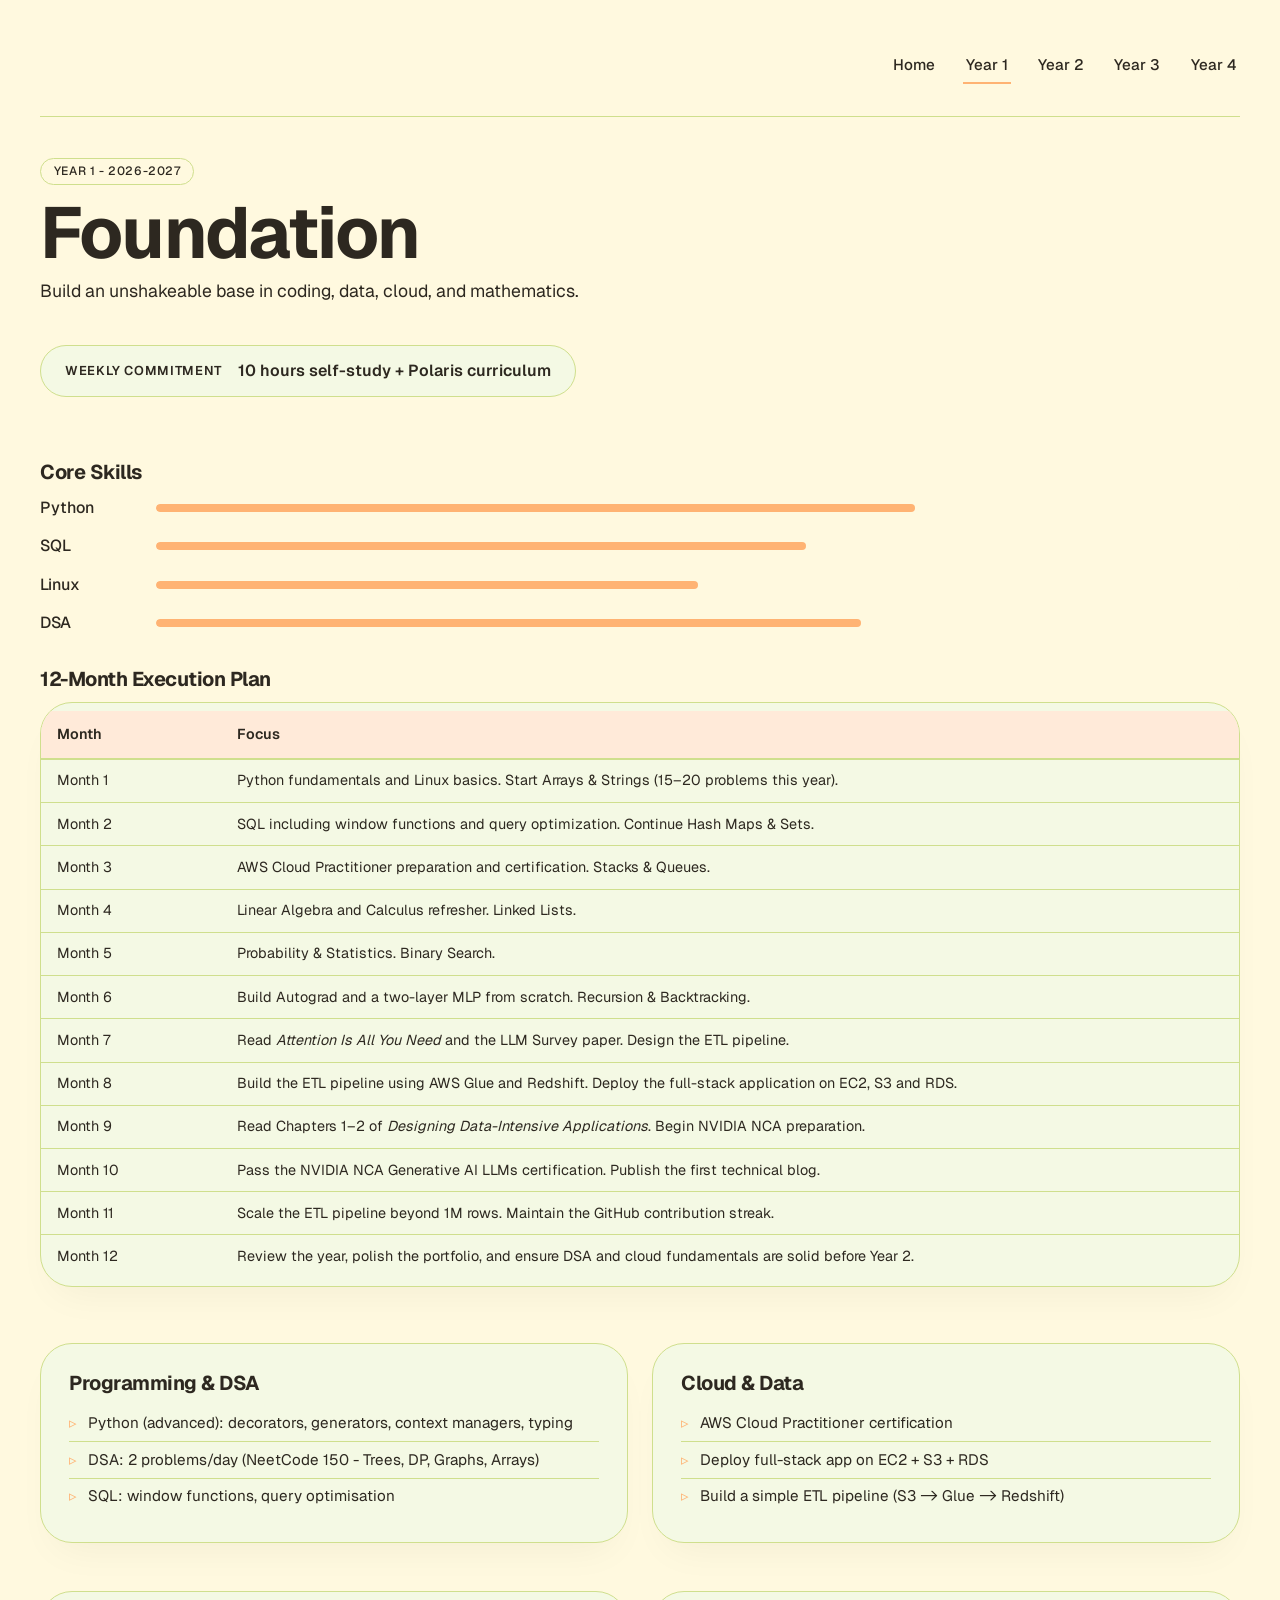
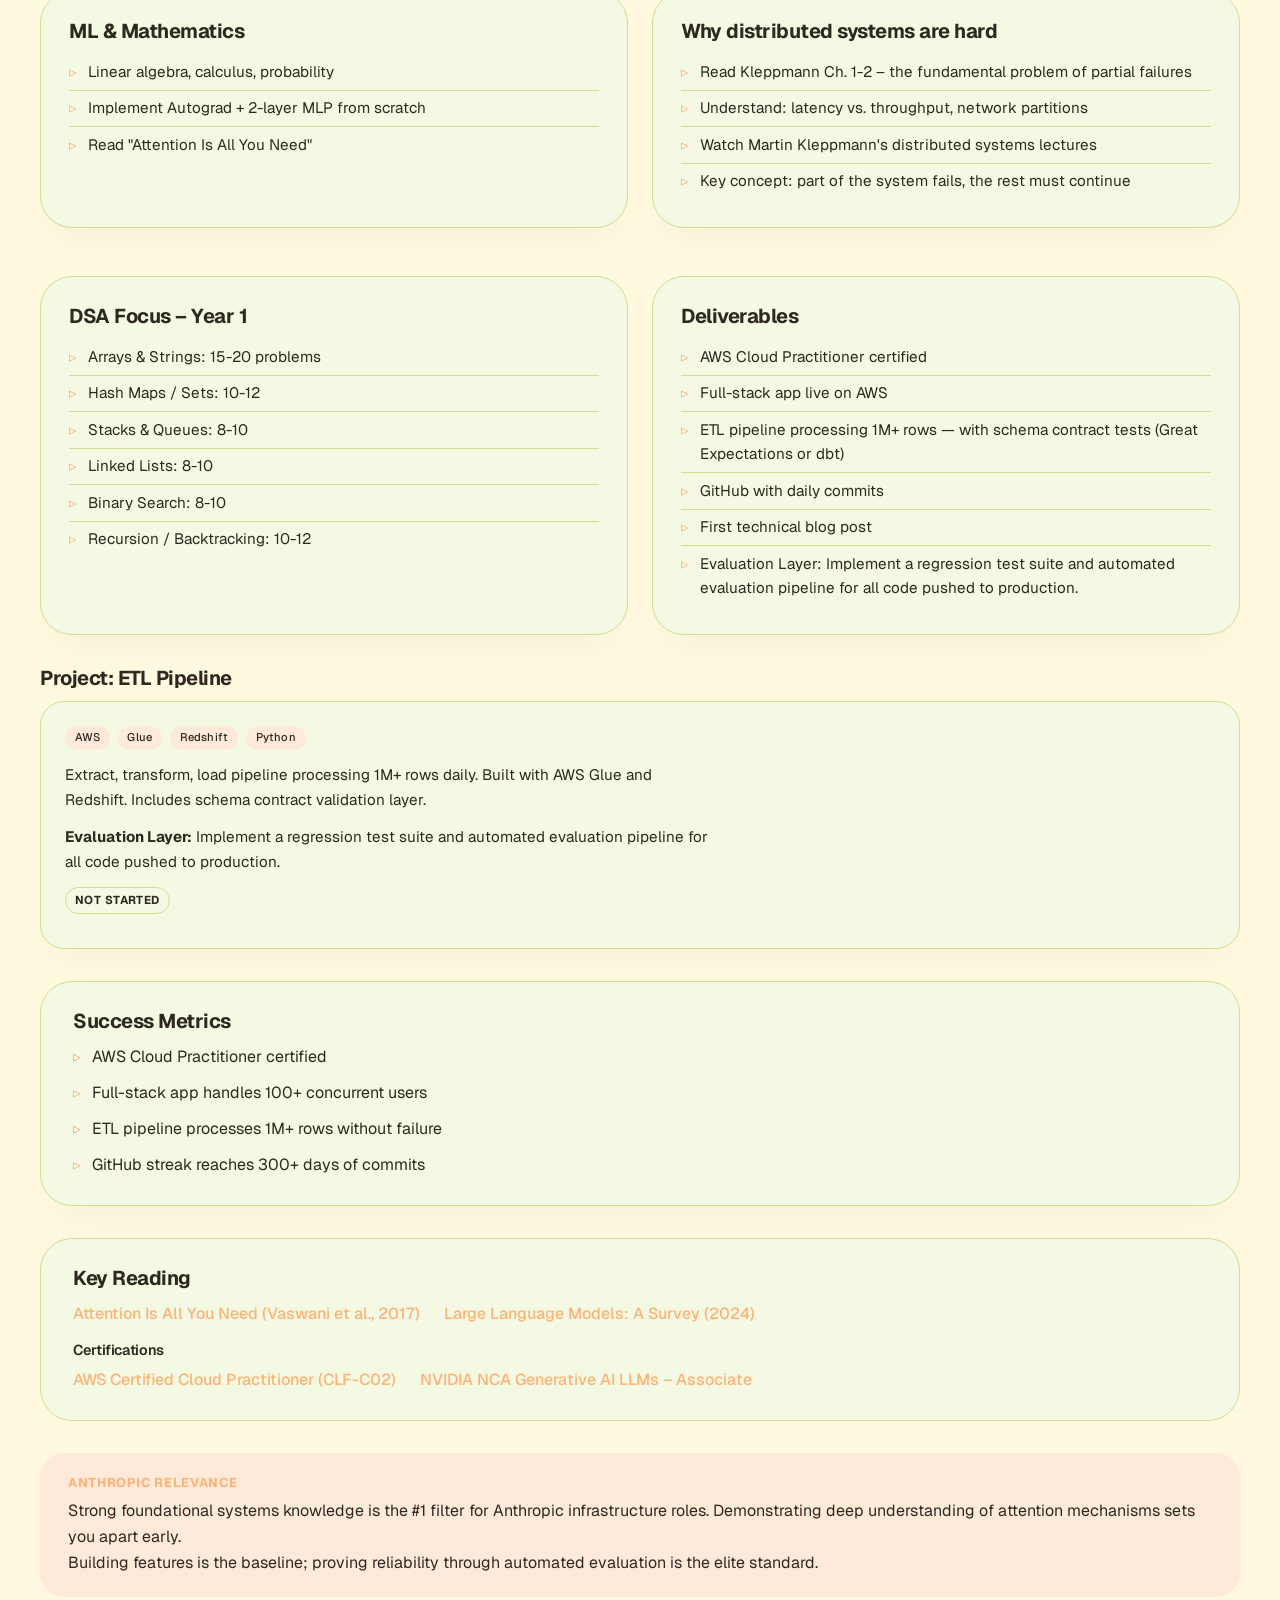
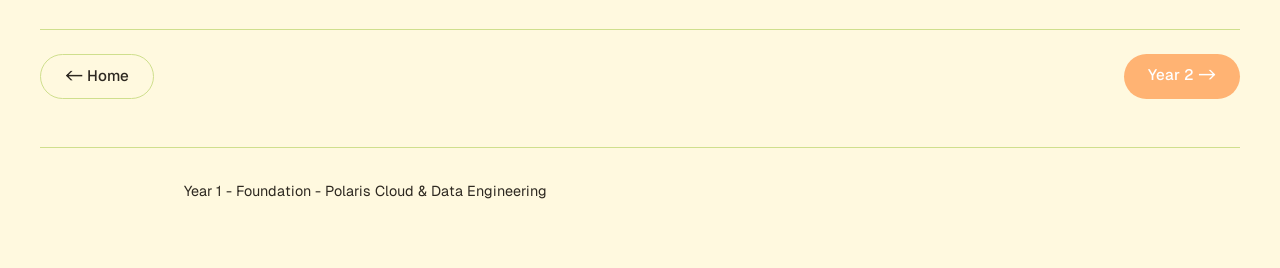
<file: year1.html>
<!DOCTYPE html>
<html lang="en" data-theme="light">
<head>
  <meta charset="UTF-8" />
  <meta name="viewport" content="width=device-width, initial-scale=1.0" />
  <title>Year 1 - Foundation - Polaris Edge</title>
  <meta name="description" content="Year 1 foundation roadmap for coding, data, cloud, and mathematics." />
  <meta property="og:title" content="Year 1 - Foundation - Polaris Edge" />
  <meta property="og:description" content="Build the technical foundation in coding, data, cloud, and mathematics." />
  <meta property="og:image" content="og-preview.png" />
  <meta name="theme-color" content="#0F1117" />
  <link rel="icon" href="favicon.svg" type="image/svg+xml" />
  <link rel="preconnect" href="https://fonts.googleapis.com" />
  <link rel="preconnect" href="https://fonts.gstatic.com" crossorigin />
  <link href="https://fonts.googleapis.com/css2?family=Geist:wght@400;500;600;700;800;900&display=swap" rel="stylesheet" />
  <link rel="stylesheet" href="style.css" />
</head>
<body>
  <div class="container">
    <nav class="nav" id="navbar">
      <a href="index.html" class="brand"></a>
      <div class="nav-links">
        <a href="index.html">Home</a>
        <a href="year1.html" class="active">Year 1</a>
        <a href="year2.html">Year 2</a>
        <a href="year3.html">Year 3</a>
        <a href="year4.html">Year 4</a>
      </div>

    </nav>

    <div id="progress-bar"></div>

    <section class="page-header">
      <span class="eyebrow">Year 1 - 2026-2027</span>
      <h1>Foundation</h1>
      <p class="page-desc">Build an unshakeable base in coding, data, cloud, and mathematics.</p>
    </section>

    <div class="commit-box">
      <span class="commit-label">Weekly Commitment</span>
      <span class="commit-value">10 hours self-study + Polaris curriculum</span>
    </div>

    <div class="skill-section">
      <h3>Core Skills</h3>
      <div class="skill-bar"><span>Python</span><div class="bar-track"><div class="bar-fill" style="width:70%"></div></div></div>
      <div class="skill-bar"><span>SQL</span><div class="bar-track"><div class="bar-fill" style="width:60%"></div></div></div>
      <div class="skill-bar"><span>Linux</span><div class="bar-track"><div class="bar-fill" style="width:50%"></div></div></div>
      <div class="skill-bar"><span>DSA</span><div class="bar-track"><div class="bar-fill" style="width:65%"></div></div></div>
    </div>

    <div style="margin-bottom: 2rem;">
      <h3>12-Month Execution Plan</h3>
      <div class="table-responsive">
        <table class="dsa-table">
          <thead>
            <tr>
              <th style="width: 15%;">Month</th>
              <th>Focus</th>
            </tr>
          </thead>
          <tbody>
            <tr><td>Month 1</td><td>Python fundamentals and Linux basics. Start Arrays &amp; Strings (15–20 problems this year).</td></tr>
            <tr><td>Month 2</td><td>SQL including window functions and query optimization. Continue Hash Maps &amp; Sets.</td></tr>
            <tr><td>Month 3</td><td>AWS Cloud Practitioner preparation and certification. Stacks &amp; Queues.</td></tr>
            <tr><td>Month 4</td><td>Linear Algebra and Calculus refresher. Linked Lists.</td></tr>
            <tr><td>Month 5</td><td>Probability &amp; Statistics. Binary Search.</td></tr>
            <tr><td>Month 6</td><td>Build Autograd and a two-layer MLP from scratch. Recursion &amp; Backtracking.</td></tr>
            <tr><td>Month 7</td><td>Read <em>Attention Is All You Need</em> and the LLM Survey paper. Design the ETL pipeline.</td></tr>
            <tr><td>Month 8</td><td>Build the ETL pipeline using AWS Glue and Redshift. Deploy the full-stack application on EC2, S3 and RDS.</td></tr>
            <tr><td>Month 9</td><td>Read Chapters 1–2 of <em>Designing Data-Intensive Applications</em>. Begin NVIDIA NCA preparation.</td></tr>
            <tr><td>Month 10</td><td>Pass the NVIDIA NCA Generative AI LLMs certification. Publish the first technical blog.</td></tr>
            <tr><td>Month 11</td><td>Scale the ETL pipeline beyond 1M rows. Maintain the GitHub contribution streak.</td></tr>
            <tr><td>Month 12</td><td>Review the year, polish the portfolio, and ensure DSA and cloud fundamentals are solid before Year 2.</td></tr>
          </tbody>
        </table>
      </div>
    </div>

    <div class="grid-2">
      <div class="card">
        <h3>Programming & DSA</h3>
        <ul>
          <li>Python (advanced): decorators, generators, context managers, typing</li>
          <li>DSA: 2 problems/day (NeetCode 150 - Trees, DP, Graphs, Arrays)</li>
          <li>SQL: window functions, query optimisation</li>
        </ul>
      </div>
      <div class="card">
        <h3>Cloud & Data</h3>
        <ul>
          <li>AWS Cloud Practitioner certification</li>
          <li>Deploy full-stack app on EC2 + S3 + RDS</li>
          <li>Build a simple ETL pipeline (S3 -> Glue -> Redshift)</li>
        </ul>
      </div>
      <div class="card">
        <h3>ML & Mathematics</h3>
        <ul>
          <li>Linear algebra, calculus, probability</li>
          <li>Implement Autograd + 2-layer MLP from scratch</li>
          <li>Read "Attention Is All You Need"</li>
        </ul>
      </div>
      <div class="card">
        <h3>Why distributed systems are hard</h3>
        <ul>
          <li>Read Kleppmann Ch. 1-2 – the fundamental problem of partial failures</li>
          <li>Understand: latency vs. throughput, network partitions</li>
          <li>Watch Martin Kleppmann's distributed systems lectures</li>
          <li>Key concept: part of the system fails, the rest must continue</li>
        </ul>
      </div>
      <div class="card">
        <h3>DSA Focus – Year 1</h3>
        <ul>
          <li>Arrays &amp; Strings: 15-20 problems</li>
          <li>Hash Maps / Sets: 10-12</li>
          <li>Stacks &amp; Queues: 8-10</li>
          <li>Linked Lists: 8-10</li>
          <li>Binary Search: 8-10</li>
          <li>Recursion / Backtracking: 10-12</li>
        </ul>
      </div>
      <div class="card">
        <h3>Deliverables</h3>
        <ul>
          <li>AWS Cloud Practitioner certified</li>
          <li>Full-stack app live on AWS</li>
          <li>ETL pipeline processing 1M+ rows — with schema contract tests (Great Expectations or dbt)</li>
          <li>GitHub with daily commits</li>
          <li>First technical blog post</li>
          <li>Evaluation Layer: Implement a regression test suite and automated evaluation pipeline for all code pushed to production.</li>
        </ul>
      </div>
    </div>

    <section class="project-showcase">
      <h3>Project: ETL Pipeline</h3>
      <div class="project-card">
        <div class="project-meta">
          <span class="tech-tag">AWS</span>
          <span class="tech-tag">Glue</span>
          <span class="tech-tag">Redshift</span>
          <span class="tech-tag">Python</span>
        </div>
        <p>Extract, transform, load pipeline processing 1M+ rows daily. Built with AWS Glue and Redshift. Includes schema contract validation layer.</p>
        <p><strong>Evaluation Layer:</strong> Implement a regression test suite and automated evaluation pipeline for all code pushed to production.</p>
        <span class="project-status">Not started</span>
      </div>
    </section>

    <div class="success-metrics">
      <h3>Success Metrics</h3>
      <ul>
        <li>AWS Cloud Practitioner certified</li>
        <li>Full-stack app handles 100+ concurrent users</li>
        <li>ETL pipeline processes 1M+ rows without failure</li>
        <li>GitHub streak reaches 300+ days of commits</li>
      </ul>
    </div>

    <div class="resources">
      <h3>Key Reading</h3>
      <ul>
        <li><a href="https://arxiv.org/abs/1706.03762" target="_blank" rel="noopener noreferrer">Attention Is All You Need (Vaswani et al., 2017)</a></li>
        <li><a href="https://arxiv.org/abs/2402.06196" target="_blank" rel="noopener noreferrer">Large Language Models: A Survey (2024)</a></li>
      </ul>
      <h4>Certifications</h4>
      <ul>
        <li><a href="https://aws.amazon.com/certification/certified-cloud-practitioner/" target="_blank" rel="noopener noreferrer">AWS Certified Cloud Practitioner (CLF-C02)</a></li>
        <li><a href="https://www.nvidia.com/en-us/learn/certification/generative-ai-llm-associate/" target="_blank" rel="noopener noreferrer">NVIDIA NCA Generative AI LLMs – Associate</a></li>
      </ul>
    </div>

    <div class="alignment-note">
      <span class="note-label">Anthropic Relevance</span>
      <p>Strong foundational systems knowledge is the #1 filter for Anthropic infrastructure roles. Demonstrating deep understanding of attention mechanisms sets you apart early.</p>
      <p>Building features is the baseline; proving reliability through automated evaluation is the elite standard.</p>
    </div>

    <div class="nav-buttons">
      <a href="index.html" class="btn secondary"><- Home</a>
      <a href="year2.html" class="btn primary">Year 2 -></a>
    </div>

    <footer class="footer">
      <p>Year 1 - Foundation - Polaris Cloud & Data Engineering</p>
    </footer>
  </div>
  <script src="script.js"></script>
</body>
</html>
</file>
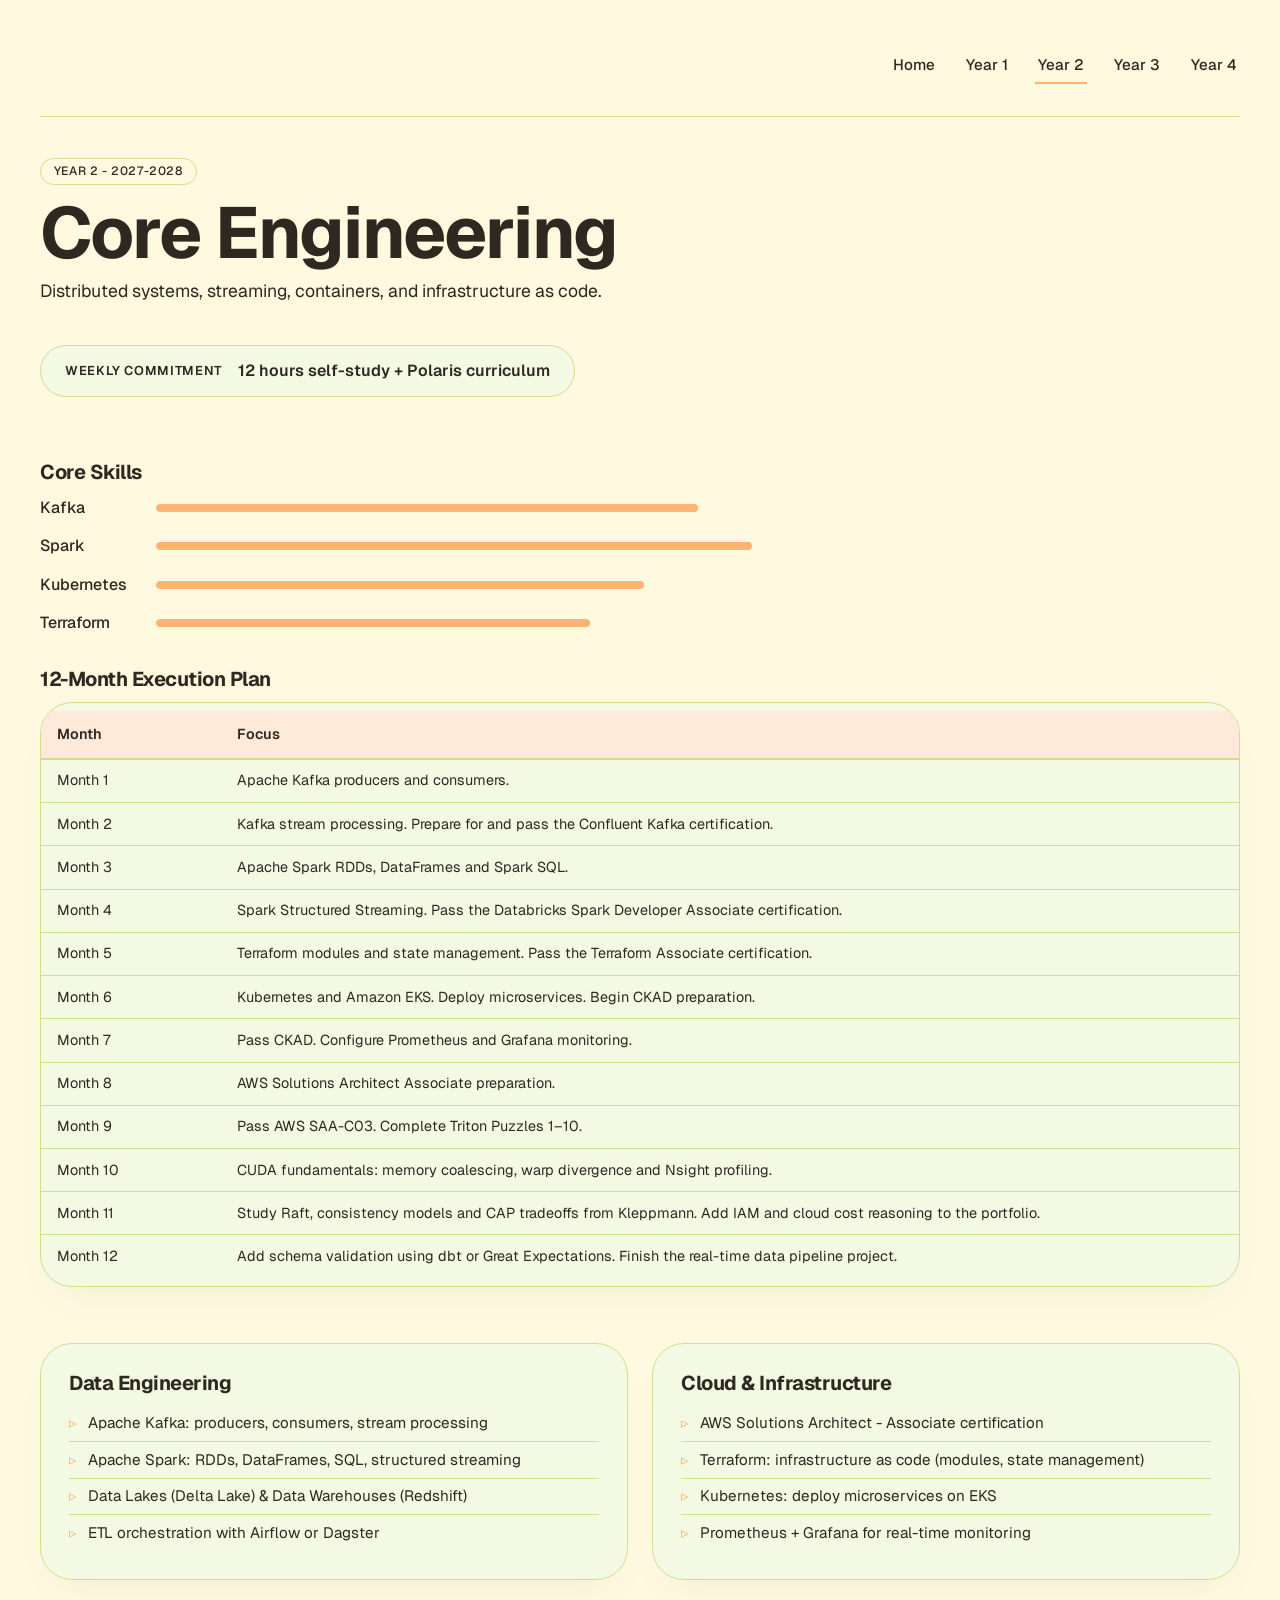
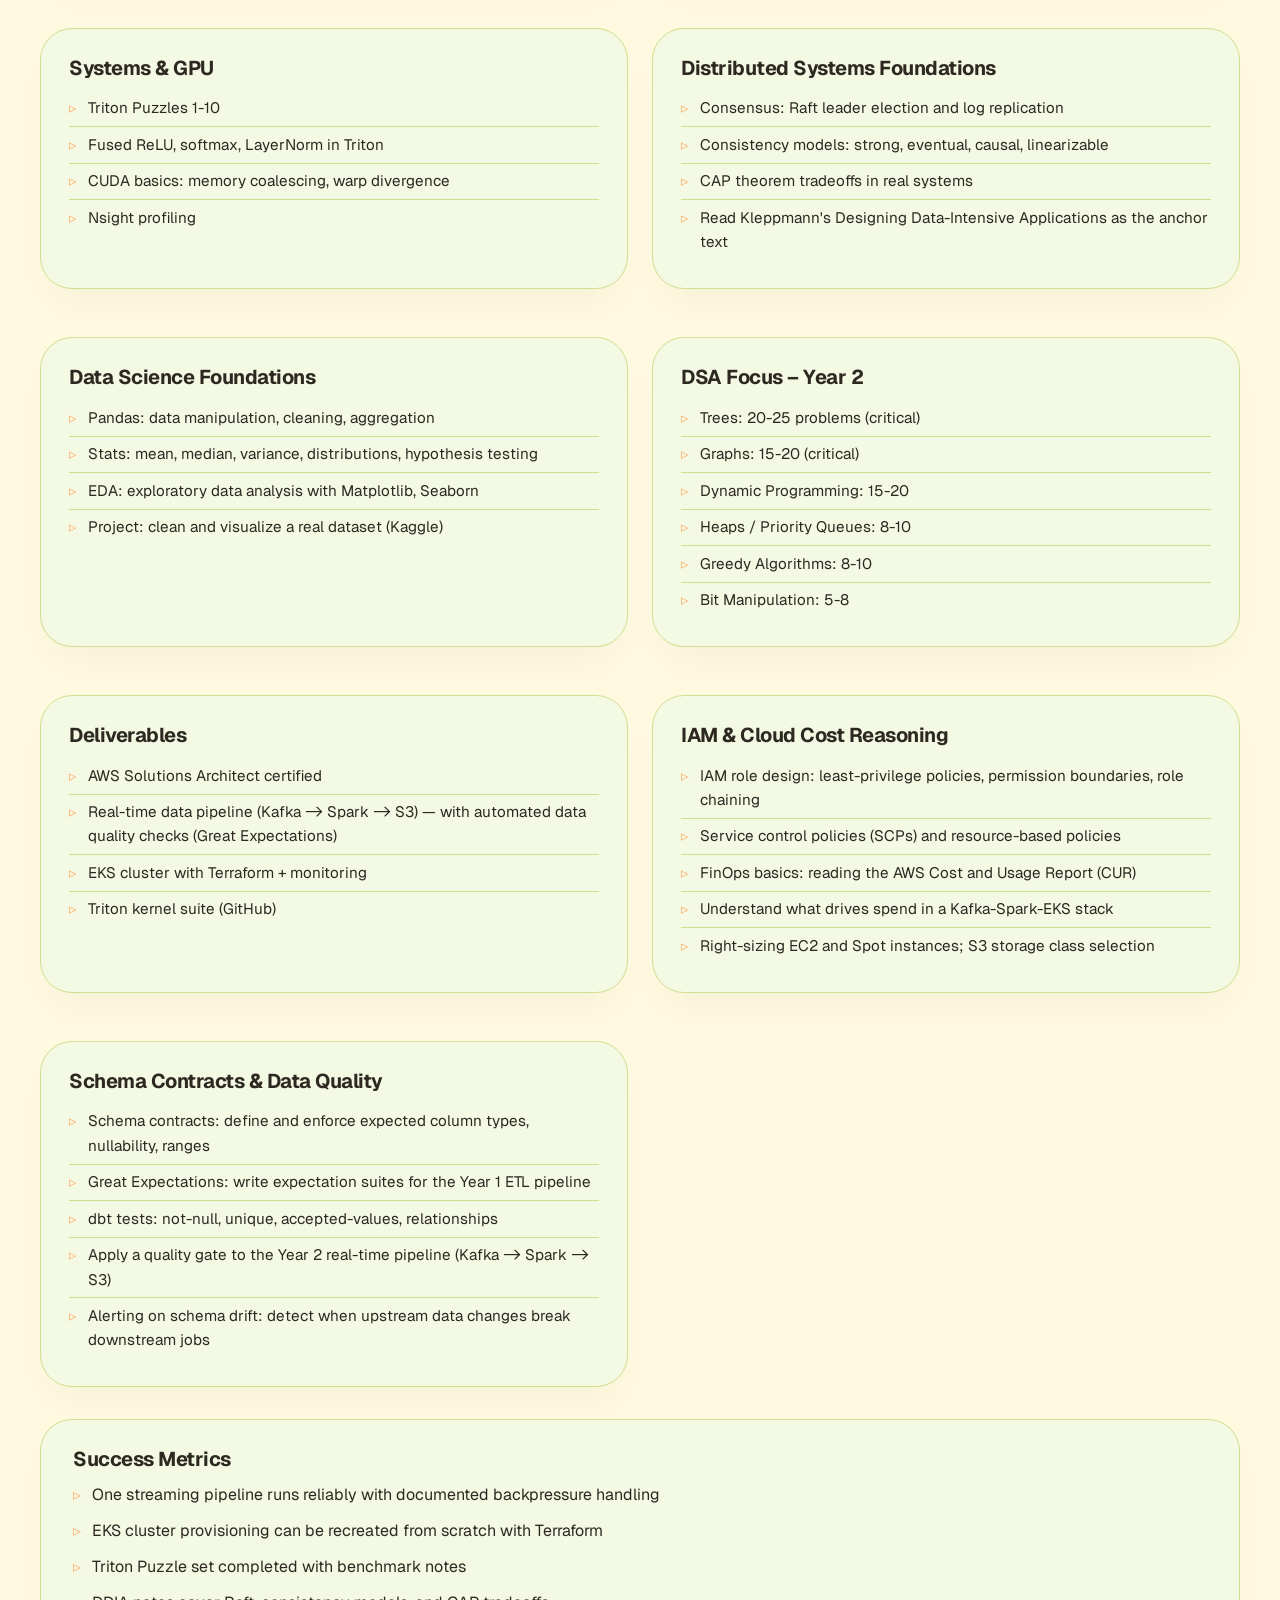
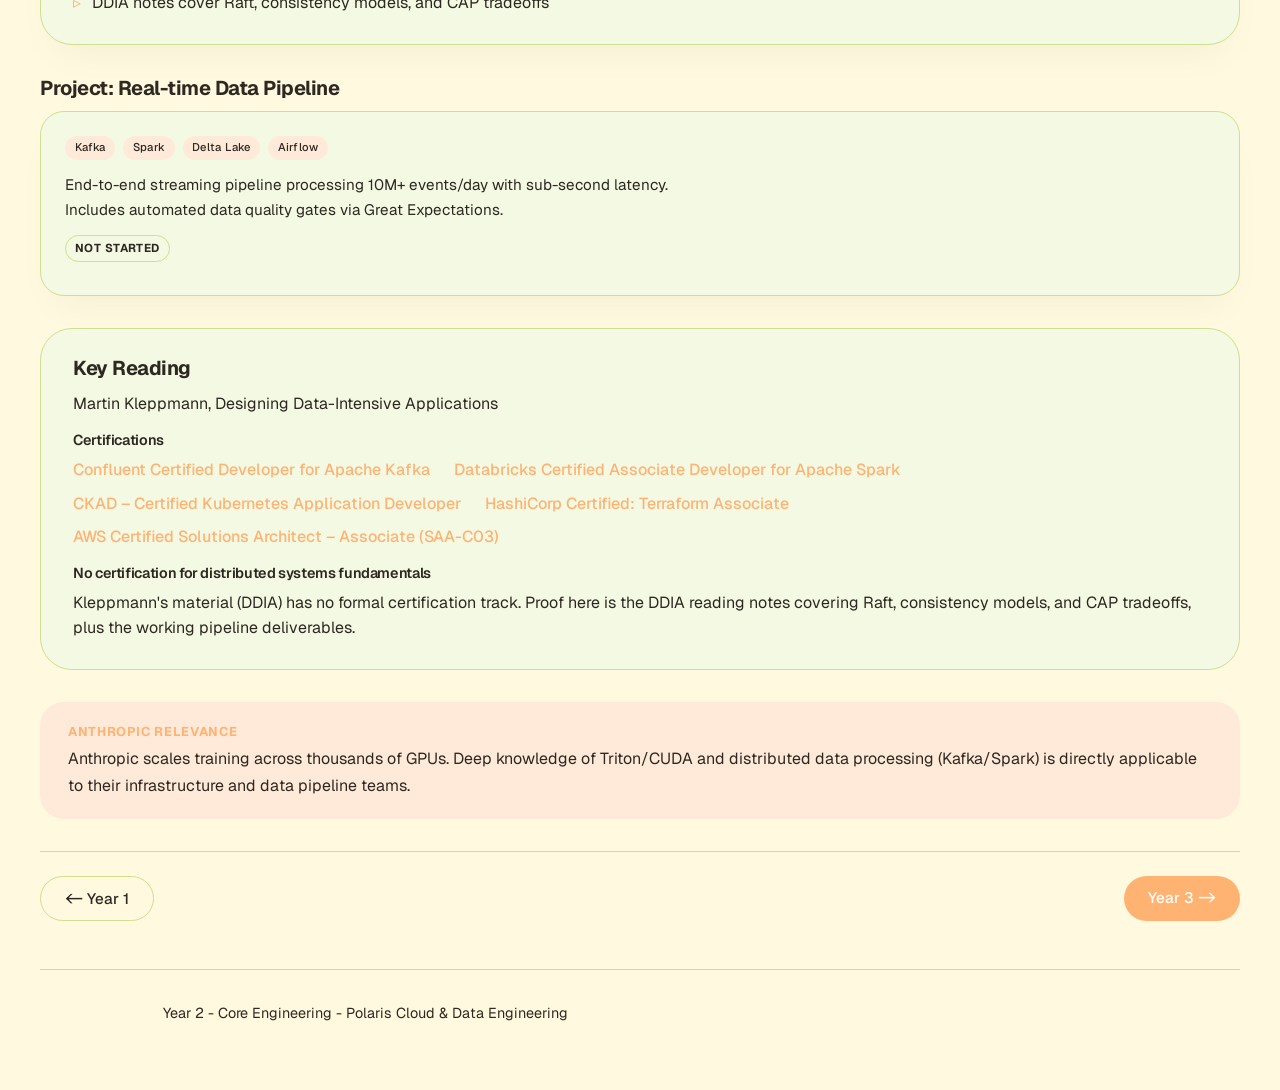
<file: year2.html>
<!DOCTYPE html>
<html lang="en" data-theme="light">
<head>
  <meta charset="UTF-8" />
  <meta name="viewport" content="width=device-width, initial-scale=1.0" />
  <title>Year 2 - Core Engineering - Polaris Edge</title>
  <meta name="description" content="Year 2 core engineering roadmap for distributed systems and infrastructure." />
  <meta property="og:title" content="Year 2 - Core Engineering - Polaris Edge" />
  <meta property="og:description" content="Build distributed systems, streaming, containers, and infrastructure as code." />
  <meta property="og:image" content="og-preview.png" />
  <meta name="theme-color" content="#0F1117" />
  <link rel="icon" href="favicon.svg" type="image/svg+xml" />
  <link rel="preconnect" href="https://fonts.googleapis.com" />
  <link rel="preconnect" href="https://fonts.gstatic.com" crossorigin />
  <link href="https://fonts.googleapis.com/css2?family=Geist:wght@400;500;600;700;800;900&display=swap" rel="stylesheet" />
  <link rel="stylesheet" href="style.css" />
</head>
<body>
  <div class="container">
    <nav class="nav" id="navbar">
      <a href="index.html" class="brand"></a>
      <div class="nav-links">
        <a href="index.html">Home</a>
        <a href="year1.html">Year 1</a>
        <a href="year2.html" class="active">Year 2</a>
        <a href="year3.html">Year 3</a>
        <a href="year4.html">Year 4</a>
      </div>

    </nav>

    <div id="progress-bar"></div>

    <section class="page-header">
      <span class="eyebrow">Year 2 - 2027-2028</span>
      <h1>Core Engineering</h1>
      <p class="page-desc">Distributed systems, streaming, containers, and infrastructure as code.</p>
    </section>

    <div class="commit-box">
      <span class="commit-label">Weekly Commitment</span>
      <span class="commit-value">12 hours self-study + Polaris curriculum</span>
    </div>

    <div class="skill-section">
      <h3>Core Skills</h3>
      <div class="skill-bar"><span>Kafka</span><div class="bar-track"><div class="bar-fill" style="width:50%"></div></div></div>
      <div class="skill-bar"><span>Spark</span><div class="bar-track"><div class="bar-fill" style="width:55%"></div></div></div>
      <div class="skill-bar"><span>Kubernetes</span><div class="bar-track"><div class="bar-fill" style="width:45%"></div></div></div>
      <div class="skill-bar"><span>Terraform</span><div class="bar-track"><div class="bar-fill" style="width:40%"></div></div></div>
    </div>

    <div style="margin-bottom: 2rem;">
      <h3>12-Month Execution Plan</h3>
      <div class="table-responsive">
        <table class="dsa-table">
          <thead>
            <tr>
              <th style="width: 15%;">Month</th>
              <th>Focus</th>
            </tr>
          </thead>
          <tbody>
            <tr><td>Month 1</td><td>Apache Kafka producers and consumers.</td></tr>
            <tr><td>Month 2</td><td>Kafka stream processing. Prepare for and pass the Confluent Kafka certification.</td></tr>
            <tr><td>Month 3</td><td>Apache Spark RDDs, DataFrames and Spark SQL.</td></tr>
            <tr><td>Month 4</td><td>Spark Structured Streaming. Pass the Databricks Spark Developer Associate certification.</td></tr>
            <tr><td>Month 5</td><td>Terraform modules and state management. Pass the Terraform Associate certification.</td></tr>
            <tr><td>Month 6</td><td>Kubernetes and Amazon EKS. Deploy microservices. Begin CKAD preparation.</td></tr>
            <tr><td>Month 7</td><td>Pass CKAD. Configure Prometheus and Grafana monitoring.</td></tr>
            <tr><td>Month 8</td><td>AWS Solutions Architect Associate preparation.</td></tr>
            <tr><td>Month 9</td><td>Pass AWS SAA-C03. Complete Triton Puzzles 1–10.</td></tr>
            <tr><td>Month 10</td><td>CUDA fundamentals: memory coalescing, warp divergence and Nsight profiling.</td></tr>
            <tr><td>Month 11</td><td>Study Raft, consistency models and CAP tradeoffs from Kleppmann. Add IAM and cloud cost reasoning to the portfolio.</td></tr>
            <tr><td>Month 12</td><td>Add schema validation using dbt or Great Expectations. Finish the real-time data pipeline project.</td></tr>
          </tbody>
        </table>
      </div>
    </div>

    <div class="grid-2">
      <div class="card">
        <h3>Data Engineering</h3>
        <ul>
          <li>Apache Kafka: producers, consumers, stream processing</li>
          <li>Apache Spark: RDDs, DataFrames, SQL, structured streaming</li>
          <li>Data Lakes (Delta Lake) & Data Warehouses (Redshift)</li>
          <li>ETL orchestration with Airflow or Dagster</li>
        </ul>
      </div>
      <div class="card">
        <h3>Cloud & Infrastructure</h3>
        <ul>
          <li>AWS Solutions Architect - Associate certification</li>
          <li>Terraform: infrastructure as code (modules, state management)</li>
          <li>Kubernetes: deploy microservices on EKS</li>
          <li>Prometheus + Grafana for real-time monitoring</li>
        </ul>
      </div>
      <div class="card">
        <h3>Systems & GPU</h3>
        <ul>
          <li>Triton Puzzles 1-10</li>
          <li>Fused ReLU, softmax, LayerNorm in Triton</li>
          <li>CUDA basics: memory coalescing, warp divergence</li>
          <li>Nsight profiling</li>
        </ul>
      </div>
      <div class="card">
        <h3>Distributed Systems Foundations</h3>
        <ul>
          <li>Consensus: Raft leader election and log replication</li>
          <li>Consistency models: strong, eventual, causal, linearizable</li>
          <li>CAP theorem tradeoffs in real systems</li>
          <li>Read Kleppmann's Designing Data-Intensive Applications as the anchor text</li>
        </ul>
      </div>
      <div class="card">
        <h3>Data Science Foundations</h3>
        <ul>
          <li>Pandas: data manipulation, cleaning, aggregation</li>
          <li>Stats: mean, median, variance, distributions, hypothesis testing</li>
          <li>EDA: exploratory data analysis with Matplotlib, Seaborn</li>
          <li>Project: clean and visualize a real dataset (Kaggle)</li>
        </ul>
      </div>
      <div class="card">
        <h3>DSA Focus – Year 2</h3>
        <ul>
          <li>Trees: 20-25 problems (critical)</li>
          <li>Graphs: 15-20 (critical)</li>
          <li>Dynamic Programming: 15-20</li>
          <li>Heaps / Priority Queues: 8-10</li>
          <li>Greedy Algorithms: 8-10</li>
          <li>Bit Manipulation: 5-8</li>
        </ul>
      </div>
      <div class="card">
        <h3>Deliverables</h3>
        <ul>
          <li>AWS Solutions Architect certified</li>
          <li>Real-time data pipeline (Kafka -> Spark -> S3) — with automated data quality checks (Great Expectations)</li>
          <li>EKS cluster with Terraform + monitoring</li>
          <li>Triton kernel suite (GitHub)</li>
        </ul>
      </div>
      <div class="card">
        <h3>IAM &amp; Cloud Cost Reasoning</h3>
        <ul>
          <li>IAM role design: least-privilege policies, permission boundaries, role chaining</li>
          <li>Service control policies (SCPs) and resource-based policies</li>
          <li>FinOps basics: reading the AWS Cost and Usage Report (CUR)</li>
          <li>Understand what drives spend in a Kafka-Spark-EKS stack</li>
          <li>Right-sizing EC2 and Spot instances; S3 storage class selection</li>
        </ul>
      </div>
      <div class="card">
        <h3>Schema Contracts &amp; Data Quality</h3>
        <ul>
          <li>Schema contracts: define and enforce expected column types, nullability, ranges</li>
          <li>Great Expectations: write expectation suites for the Year 1 ETL pipeline</li>
          <li>dbt tests: not-null, unique, accepted-values, relationships</li>
          <li>Apply a quality gate to the Year 2 real-time pipeline (Kafka -> Spark -> S3)</li>
          <li>Alerting on schema drift: detect when upstream data changes break downstream jobs</li>
        </ul>
      </div>
    </div>

    <div class="success-metrics">
      <h3>Success Metrics</h3>
      <ul>
        <li>One streaming pipeline runs reliably with documented backpressure handling</li>
        <li>EKS cluster provisioning can be recreated from scratch with Terraform</li>
        <li>Triton Puzzle set completed with benchmark notes</li>
        <li>DDIA notes cover Raft, consistency models, and CAP tradeoffs</li>
      </ul>
    </div>

    <section class="project-showcase">
      <h3>Project: Real-time Data Pipeline</h3>
      <div class="project-card">
        <div class="project-meta">
          <span class="tech-tag">Kafka</span>
          <span class="tech-tag">Spark</span>
          <span class="tech-tag">Delta Lake</span>
          <span class="tech-tag">Airflow</span>
        </div>
        <p>End-to-end streaming pipeline processing 10M+ events/day with sub-second latency. Includes automated data quality gates via Great Expectations.</p>
        <span class="project-status">Not started</span>
      </div>
    </section>

    <div class="resources">
      <h3>Key Reading</h3>
      <ul>
        <li>Martin Kleppmann, Designing Data-Intensive Applications</li>
      </ul>
      <h4>Certifications</h4>
      <ul>
        <li><a href="https://www.confluent.io/certification/" target="_blank" rel="noopener noreferrer">Confluent Certified Developer for Apache Kafka</a></li>
        <li><a href="https://www.databricks.com/learn/certification/apache-spark-developer-associate" target="_blank" rel="noopener noreferrer">Databricks Certified Associate Developer for Apache Spark</a></li>
        <li><a href="https://www.cncf.io/certification/ckad/" target="_blank" rel="noopener noreferrer">CKAD – Certified Kubernetes Application Developer</a></li>
        <li><a href="https://www.hashicorp.com/certification/terraform-associate" target="_blank" rel="noopener noreferrer">HashiCorp Certified: Terraform Associate</a></li>
        <li><a href="https://aws.amazon.com/certification/certified-solutions-architect-associate/" target="_blank" rel="noopener noreferrer">AWS Certified Solutions Architect – Associate (SAA-C03)</a></li>
      </ul>
      <h4>No certification for distributed systems fundamentals</h4>
      <ul>
        <li>Kleppmann's material (DDIA) has no formal certification track. Proof here is the DDIA reading notes covering Raft, consistency models, and CAP tradeoffs, plus the working pipeline deliverables.</li>
      </ul>
    </div>

    <div class="alignment-note">
      <span class="note-label">Anthropic Relevance</span>
      <p>Anthropic scales training across thousands of GPUs. Deep knowledge of Triton/CUDA and distributed data processing (Kafka/Spark) is directly applicable to their infrastructure and data pipeline teams.</p>
    </div>

    <div class="nav-buttons">
      <a href="year1.html" class="btn secondary"><- Year 1</a>
      <a href="year3.html" class="btn primary">Year 3 -></a>
    </div>

    <footer class="footer">
      <p>Year 2 - Core Engineering - Polaris Cloud & Data Engineering</p>
    </footer>
  </div>
  <script src="script.js"></script>
</body>
</html>
</file>
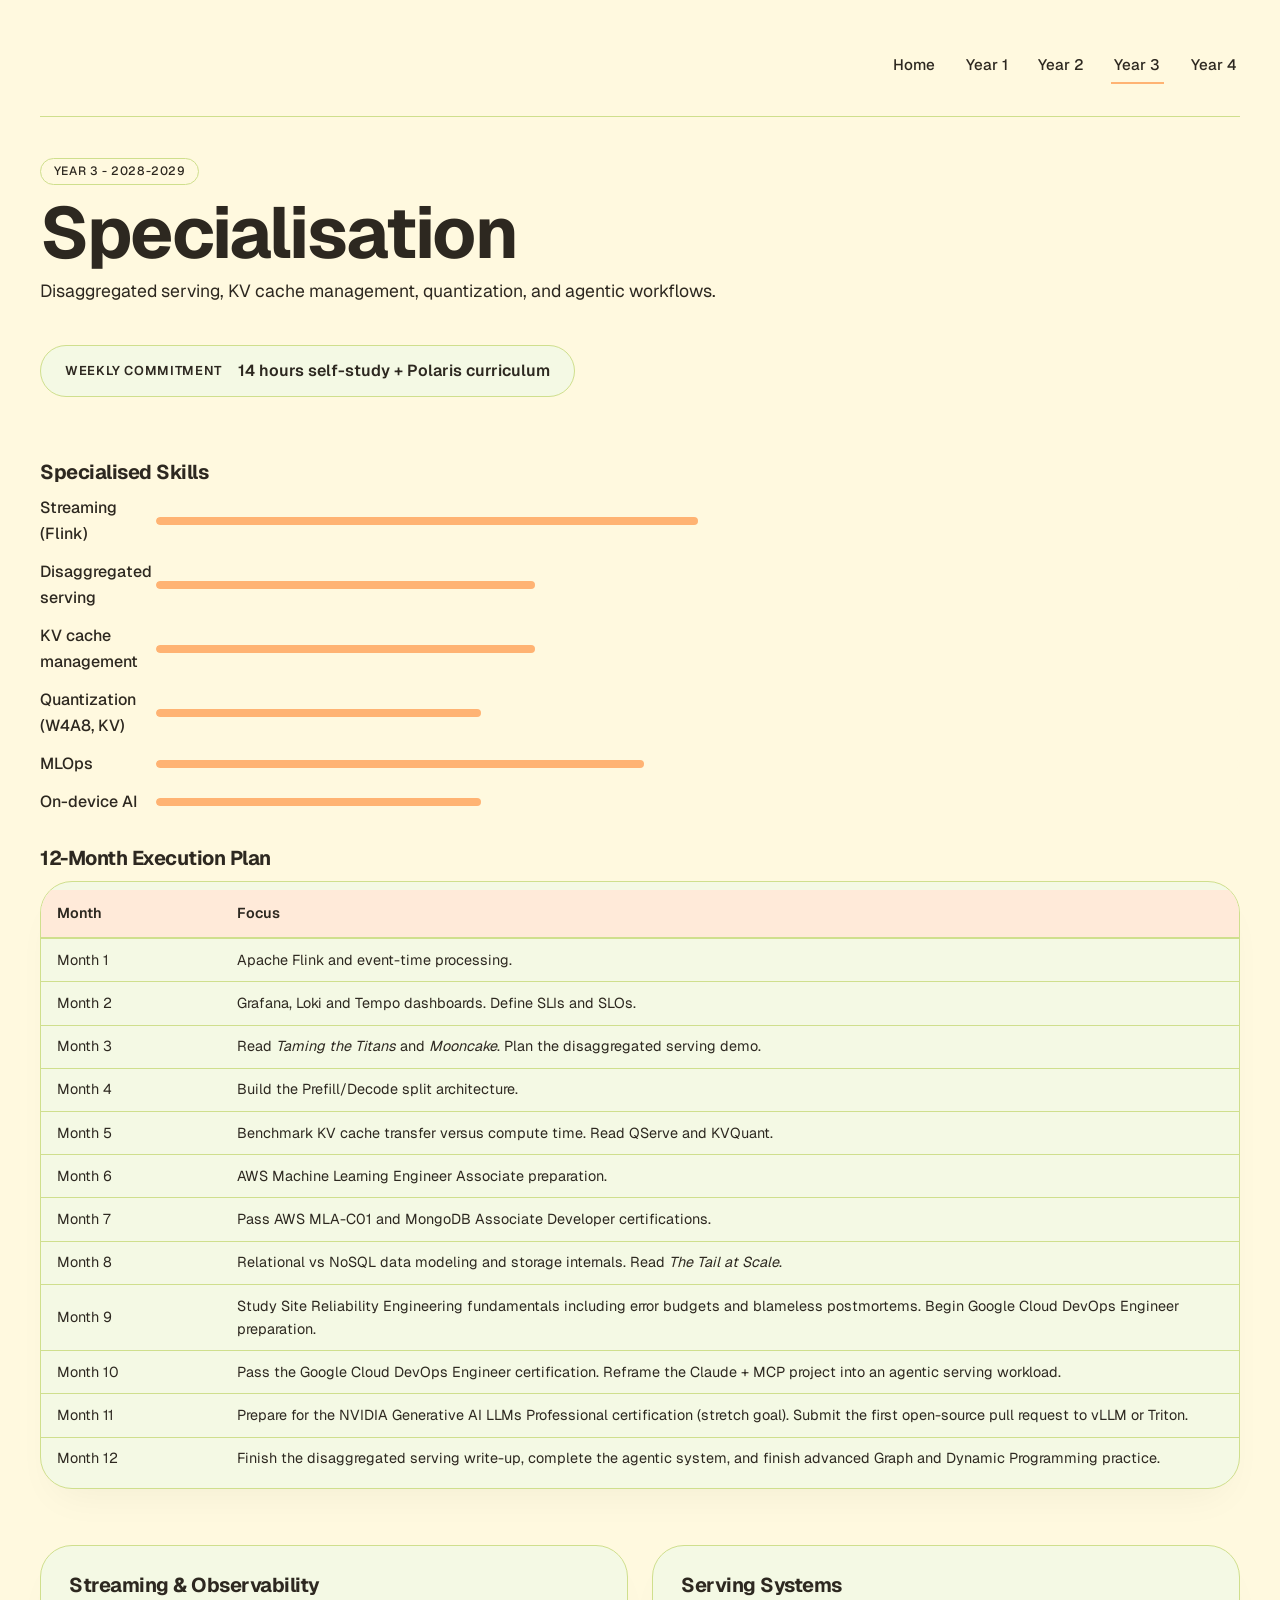
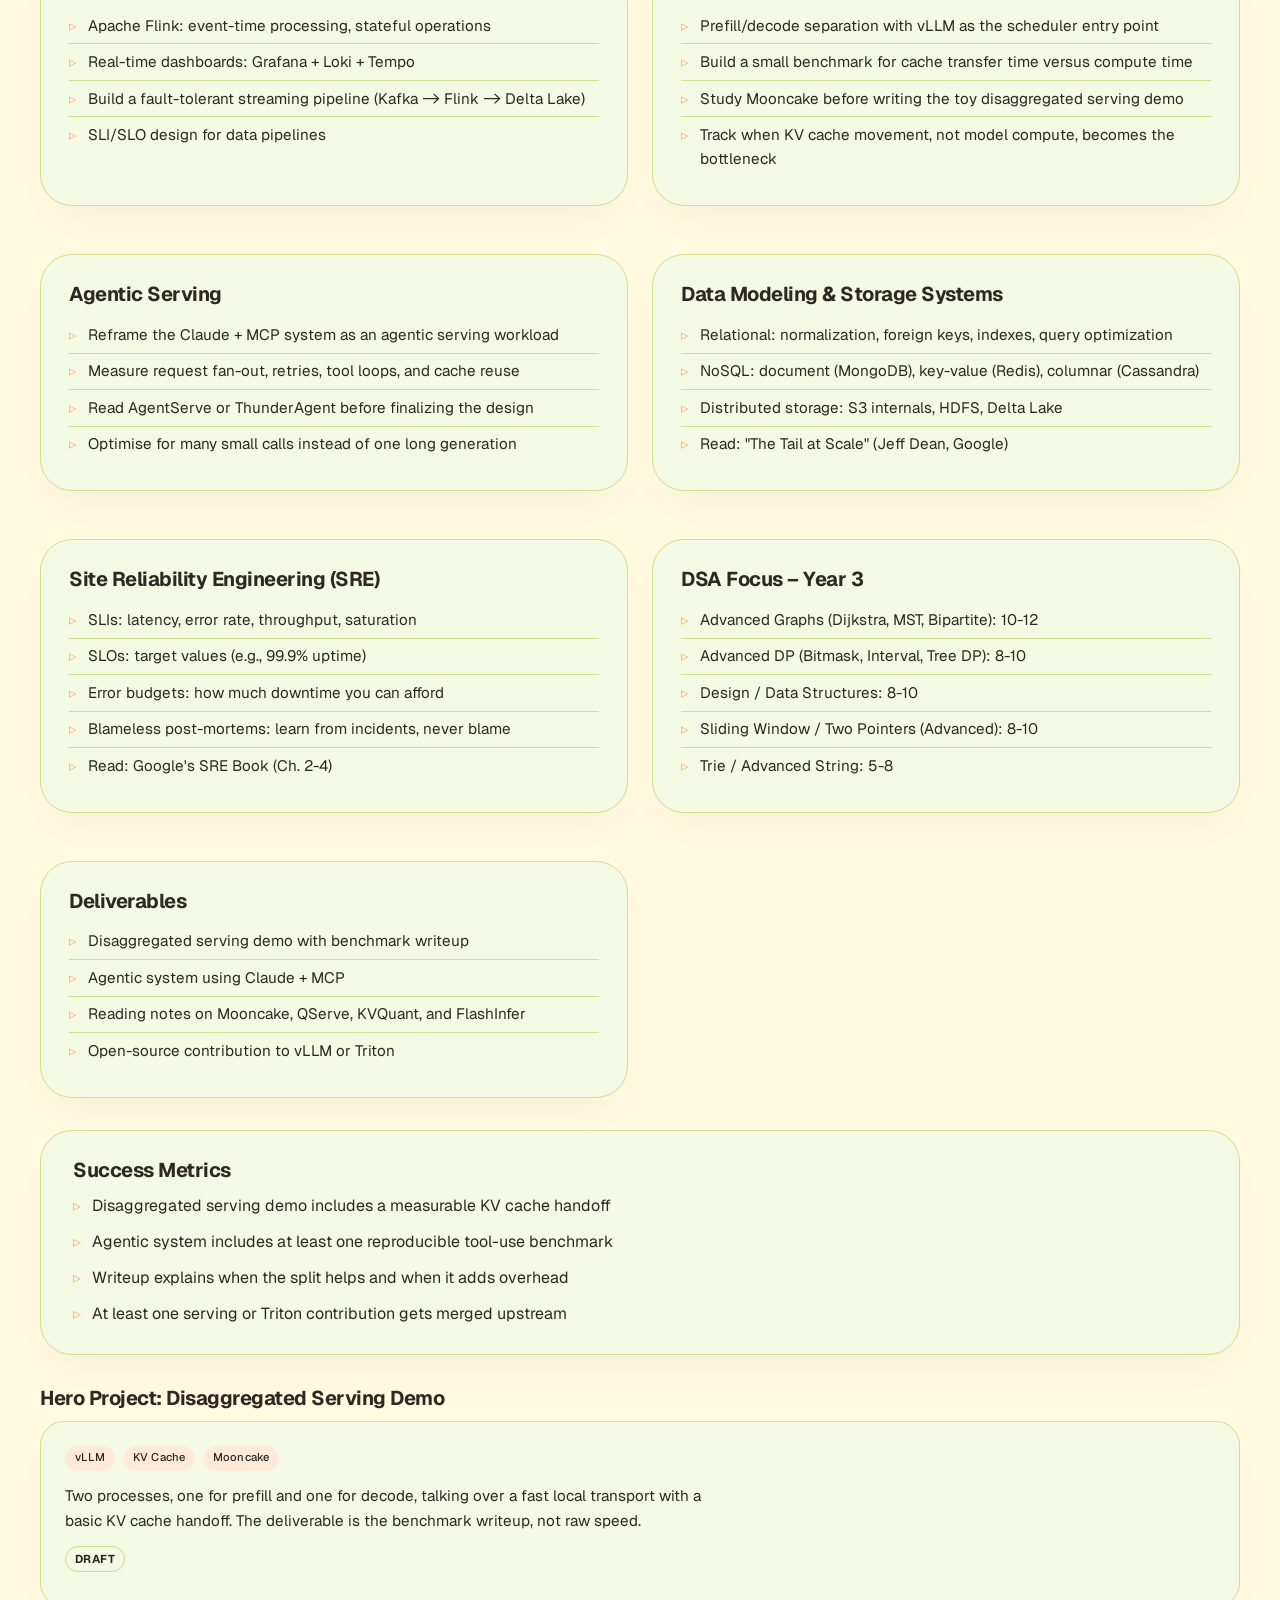
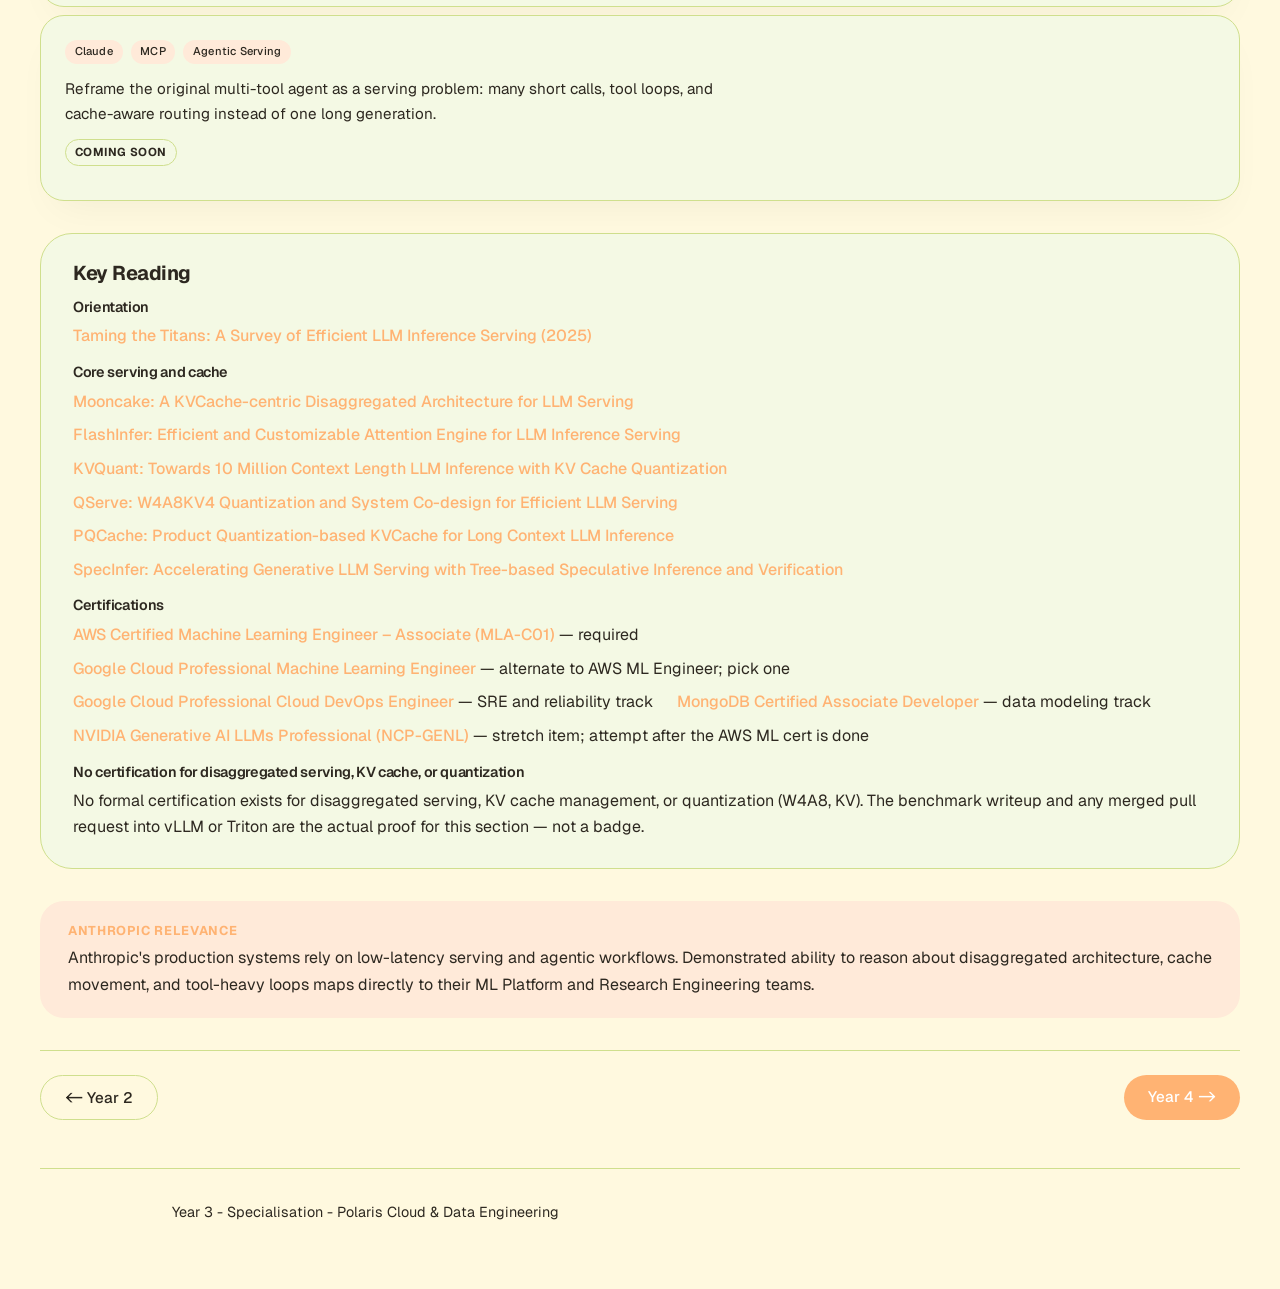
<file: year3.html>
<!DOCTYPE html>
<html lang="en" data-theme="light">
<head>
  <meta charset="UTF-8" />
  <meta name="viewport" content="width=device-width, initial-scale=1.0" />
  <title>Year 3 - Specialisation - Polaris Edge</title>
  <meta name="description" content="Year 3 specialisation roadmap for disaggregated serving, KV cache, and agentic workflows." />
  <meta property="og:title" content="Year 3 - Specialisation - Polaris Edge" />
  <meta property="og:description" content="Focus on serving systems, KV cache management, quantization, and agentic workflows." />
  <meta property="og:image" content="og-preview.png" />
  <meta name="theme-color" content="#0F1117" />
  <link rel="icon" href="favicon.svg" type="image/svg+xml" />
  <link rel="preconnect" href="https://fonts.googleapis.com" />
  <link rel="preconnect" href="https://fonts.gstatic.com" crossorigin />
  <link href="https://fonts.googleapis.com/css2?family=Geist:wght@400;500;600;700;800;900&display=swap" rel="stylesheet" />
  <link rel="stylesheet" href="style.css" />
</head>
<body>
  <div class="container">
    <nav class="nav" id="navbar">
      <a href="index.html" class="brand"></a>
      <div class="nav-links">
        <a href="index.html">Home</a>
        <a href="year1.html">Year 1</a>
        <a href="year2.html">Year 2</a>
        <a href="year3.html" class="active">Year 3</a>
        <a href="year4.html">Year 4</a>
      </div>

    </nav>

    <div id="progress-bar"></div>

    <section class="page-header">
      <span class="eyebrow">Year 3 - 2028-2029</span>
      <h1>Specialisation</h1>
      <p class="page-desc">Disaggregated serving, KV cache management, quantization, and agentic workflows.</p>
    </section>

    <div class="commit-box">
      <span class="commit-label">Weekly Commitment</span>
      <span class="commit-value">14 hours self-study + Polaris curriculum</span>
    </div>

    <div class="skill-section">
      <h3>Specialised Skills</h3>
      <div class="skill-bar"><span>Streaming (Flink)</span><div class="bar-track"><div class="bar-fill" style="width:50%"></div></div></div>
      <div class="skill-bar"><span>Disaggregated serving</span><div class="bar-track"><div class="bar-fill" style="width:35%"></div></div></div>
      <div class="skill-bar"><span>KV cache management</span><div class="bar-track"><div class="bar-fill" style="width:35%"></div></div></div>
      <div class="skill-bar"><span>Quantization (W4A8, KV)</span><div class="bar-track"><div class="bar-fill" style="width:30%"></div></div></div>
      <div class="skill-bar"><span>MLOps</span><div class="bar-track"><div class="bar-fill" style="width:45%"></div></div></div>
      <div class="skill-bar"><span>On-device AI</span><div class="bar-track"><div class="bar-fill" style="width:30%"></div></div></div>
    </div>

    <div style="margin-bottom: 2rem;">
      <h3>12-Month Execution Plan</h3>
      <div class="table-responsive">
        <table class="dsa-table">
          <thead>
            <tr>
              <th style="width: 15%;">Month</th>
              <th>Focus</th>
            </tr>
          </thead>
          <tbody>
            <tr><td>Month 1</td><td>Apache Flink and event-time processing.</td></tr>
            <tr><td>Month 2</td><td>Grafana, Loki and Tempo dashboards. Define SLIs and SLOs.</td></tr>
            <tr><td>Month 3</td><td>Read <em>Taming the Titans</em> and <em>Mooncake</em>. Plan the disaggregated serving demo.</td></tr>
            <tr><td>Month 4</td><td>Build the Prefill/Decode split architecture.</td></tr>
            <tr><td>Month 5</td><td>Benchmark KV cache transfer versus compute time. Read QServe and KVQuant.</td></tr>
            <tr><td>Month 6</td><td>AWS Machine Learning Engineer Associate preparation.</td></tr>
            <tr><td>Month 7</td><td>Pass AWS MLA-C01 and MongoDB Associate Developer certifications.</td></tr>
            <tr><td>Month 8</td><td>Relational vs NoSQL data modeling and storage internals. Read <em>The Tail at Scale</em>.</td></tr>
            <tr><td>Month 9</td><td>Study Site Reliability Engineering fundamentals including error budgets and blameless postmortems. Begin Google Cloud DevOps Engineer preparation.</td></tr>
            <tr><td>Month 10</td><td>Pass the Google Cloud DevOps Engineer certification. Reframe the Claude + MCP project into an agentic serving workload.</td></tr>
            <tr><td>Month 11</td><td>Prepare for the NVIDIA Generative AI LLMs Professional certification (stretch goal). Submit the first open-source pull request to vLLM or Triton.</td></tr>
            <tr><td>Month 12</td><td>Finish the disaggregated serving write-up, complete the agentic system, and finish advanced Graph and Dynamic Programming practice.</td></tr>
          </tbody>
        </table>
      </div>
    </div>

    <div class="grid-2">
      <div class="card">
        <h3>Streaming & Observability</h3>
        <ul>
          <li>Apache Flink: event-time processing, stateful operations</li>
          <li>Real-time dashboards: Grafana + Loki + Tempo</li>
          <li>Build a fault-tolerant streaming pipeline (Kafka -> Flink -> Delta Lake)</li>
          <li>SLI/SLO design for data pipelines</li>
        </ul>
      </div>
      <div class="card">
        <h3>Serving Systems</h3>
        <ul>
          <li>Prefill/decode separation with vLLM as the scheduler entry point</li>
          <li>Build a small benchmark for cache transfer time versus compute time</li>
          <li>Study Mooncake before writing the toy disaggregated serving demo</li>
          <li>Track when KV cache movement, not model compute, becomes the bottleneck</li>
        </ul>
      </div>
      <div class="card">
        <h3>Agentic Serving</h3>
        <ul>
          <li>Reframe the Claude + MCP system as an agentic serving workload</li>
          <li>Measure request fan-out, retries, tool loops, and cache reuse</li>
          <li>Read AgentServe or ThunderAgent before finalizing the design</li>
          <li>Optimise for many small calls instead of one long generation</li>
        </ul>
      </div>
      <div class="card">
        <h3>Data Modeling & Storage Systems</h3>
        <ul>
          <li>Relational: normalization, foreign keys, indexes, query optimization</li>
          <li>NoSQL: document (MongoDB), key-value (Redis), columnar (Cassandra)</li>
          <li>Distributed storage: S3 internals, HDFS, Delta Lake</li>
          <li>Read: "The Tail at Scale" (Jeff Dean, Google)</li>
        </ul>
      </div>
      <div class="card">
        <h3>Site Reliability Engineering (SRE)</h3>
        <ul>
          <li>SLIs: latency, error rate, throughput, saturation</li>
          <li>SLOs: target values (e.g., 99.9% uptime)</li>
          <li>Error budgets: how much downtime you can afford</li>
          <li>Blameless post-mortems: learn from incidents, never blame</li>
          <li>Read: Google's SRE Book (Ch. 2-4)</li>
        </ul>
      </div>
      <div class="card">
        <h3>DSA Focus – Year 3</h3>
        <ul>
          <li>Advanced Graphs (Dijkstra, MST, Bipartite): 10-12</li>
          <li>Advanced DP (Bitmask, Interval, Tree DP): 8-10</li>
          <li>Design / Data Structures: 8-10</li>
          <li>Sliding Window / Two Pointers (Advanced): 8-10</li>
          <li>Trie / Advanced String: 5-8</li>
        </ul>
      </div>
      <div class="card">
        <h3>Deliverables</h3>
        <ul>
          <li>Disaggregated serving demo with benchmark writeup</li>
          <li>Agentic system using Claude + MCP</li>
          <li>Reading notes on Mooncake, QServe, KVQuant, and FlashInfer</li>
          <li>Open-source contribution to vLLM or Triton</li>
        </ul>
      </div>
    </div>

    <div class="success-metrics">
      <h3>Success Metrics</h3>
      <ul>
        <li>Disaggregated serving demo includes a measurable KV cache handoff</li>
        <li>Agentic system includes at least one reproducible tool-use benchmark</li>
        <li>Writeup explains when the split helps and when it adds overhead</li>
        <li>At least one serving or Triton contribution gets merged upstream</li>
      </ul>
    </div>

    <section class="project-showcase">
      <h3>Hero Project: Disaggregated Serving Demo</h3>
      <div class="project-card">
        <div class="project-meta">
          <span class="tech-tag">vLLM</span>
          <span class="tech-tag">KV Cache</span>
          <span class="tech-tag">Mooncake</span>
        </div>
        <p>Two processes, one for prefill and one for decode, talking over a fast local transport with a basic KV cache handoff. The deliverable is the benchmark writeup, not raw speed.</p>
        <span class="project-status">Draft</span>
      </div>
      <div class="project-card">
        <div class="project-meta">
          <span class="tech-tag">Claude</span>
          <span class="tech-tag">MCP</span>
          <span class="tech-tag">Agentic Serving</span>
        </div>
        <p>Reframe the original multi-tool agent as a serving problem: many short calls, tool loops, and cache-aware routing instead of one long generation.</p>
        <span class="project-status">Coming soon</span>
      </div>
    </section>

    <div class="resources">
      <h3>Key Reading</h3>
      <h4>Orientation</h4>
      <ul>
        <li><a href="https://arxiv.org/abs/2504.19720" target="_blank" rel="noopener noreferrer">Taming the Titans: A Survey of Efficient LLM Inference Serving (2025)</a></li>
      </ul>
      <h4>Core serving and cache</h4>
      <ul>
        <li><a href="https://arxiv.org/abs/2407.00079" target="_blank" rel="noopener noreferrer">Mooncake: A KVCache-centric Disaggregated Architecture for LLM Serving</a></li>
        <li><a href="https://arxiv.org/abs/2501.01005" target="_blank" rel="noopener noreferrer">FlashInfer: Efficient and Customizable Attention Engine for LLM Inference Serving</a></li>
        <li><a href="https://arxiv.org/abs/2401.18079" target="_blank" rel="noopener noreferrer">KVQuant: Towards 10 Million Context Length LLM Inference with KV Cache Quantization</a></li>
        <li><a href="https://arxiv.org/abs/2405.04532" target="_blank" rel="noopener noreferrer">QServe: W4A8KV4 Quantization and System Co-design for Efficient LLM Serving</a></li>
        <li><a href="https://arxiv.org/abs/2407.12820" target="_blank" rel="noopener noreferrer">PQCache: Product Quantization-based KVCache for Long Context LLM Inference</a></li>
        <li><a href="https://arxiv.org/abs/2305.09781" target="_blank" rel="noopener noreferrer">SpecInfer: Accelerating Generative LLM Serving with Tree-based Speculative Inference and Verification</a></li>
      </ul>
      <h4>Certifications</h4>
      <ul>
        <li><a href="https://aws.amazon.com/certification/certified-machine-learning-engineer-associate/" target="_blank" rel="noopener noreferrer">AWS Certified Machine Learning Engineer – Associate (MLA-C01)</a> — required</li>
        <li><a href="https://cloud.google.com/learn/certification/machine-learning-engineer" target="_blank" rel="noopener noreferrer">Google Cloud Professional Machine Learning Engineer</a> — alternate to AWS ML Engineer; pick one</li>
        <li><a href="https://cloud.google.com/learn/certification/cloud-devops-engineer" target="_blank" rel="noopener noreferrer">Google Cloud Professional Cloud DevOps Engineer</a> — SRE and reliability track</li>
        <li><a href="https://www.mongodb.com/certification" target="_blank" rel="noopener noreferrer">MongoDB Certified Associate Developer</a> — data modeling track</li>
        <li><a href="https://www.nvidia.com/en-us/learn/certification/generative-ai-llm-professional/" target="_blank" rel="noopener noreferrer">NVIDIA Generative AI LLMs Professional (NCP-GENL)</a> — stretch item; attempt after the AWS ML cert is done</li>
      </ul>
      <h4>No certification for disaggregated serving, KV cache, or quantization</h4>
      <ul>
        <li>No formal certification exists for disaggregated serving, KV cache management, or quantization (W4A8, KV). The benchmark writeup and any merged pull request into vLLM or Triton are the actual proof for this section — not a badge.</li>
      </ul>
    </div>

    <div class="alignment-note">
      <span class="note-label">Anthropic Relevance</span>
      <p>Anthropic's production systems rely on low-latency serving and agentic workflows. Demonstrated ability to reason about disaggregated architecture, cache movement, and tool-heavy loops maps directly to their ML Platform and Research Engineering teams.</p>
    </div>

    <div class="nav-buttons">
      <a href="year2.html" class="btn secondary"><- Year 2</a>
      <a href="year4.html" class="btn primary">Year 4 -></a>
    </div>

    <footer class="footer">
      <p>Year 3 - Specialisation - Polaris Cloud & Data Engineering</p>
    </footer>
  </div>
  <script src="script.js"></script>
</body>
</html>
</file>
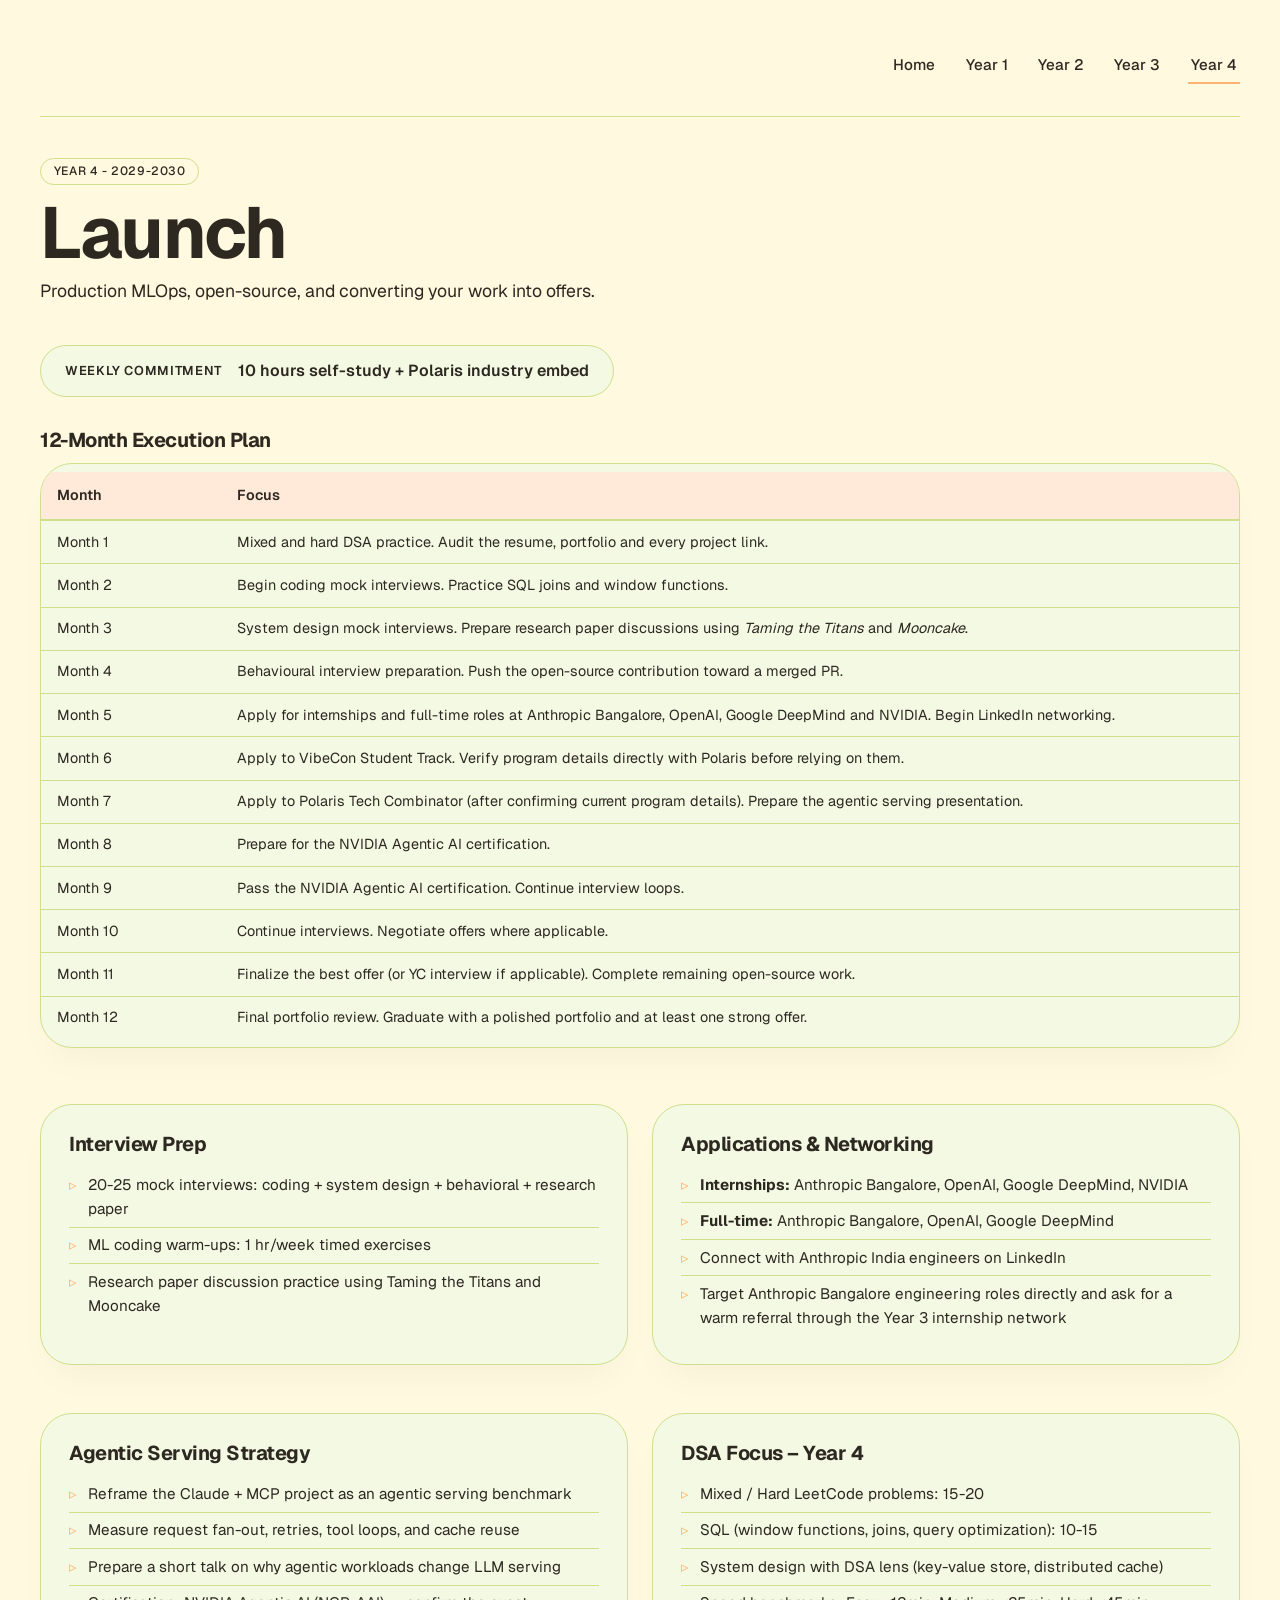
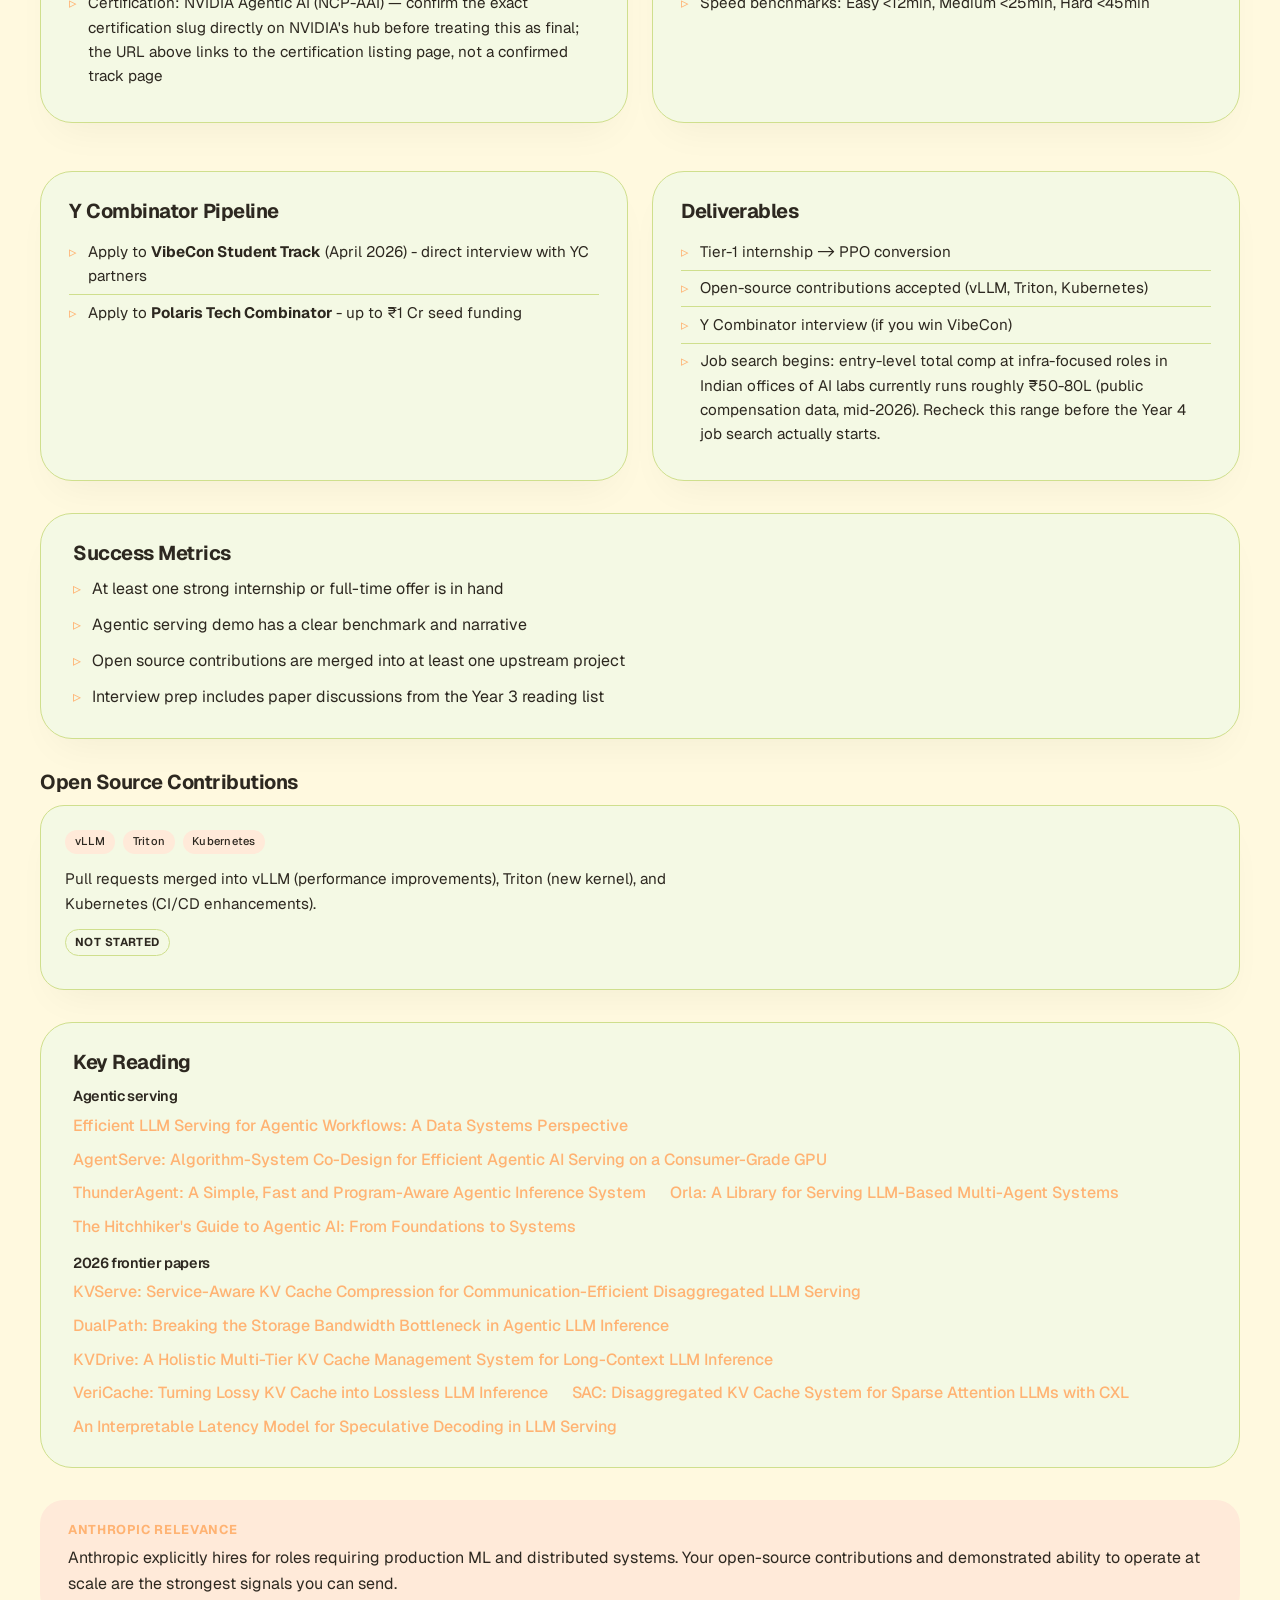
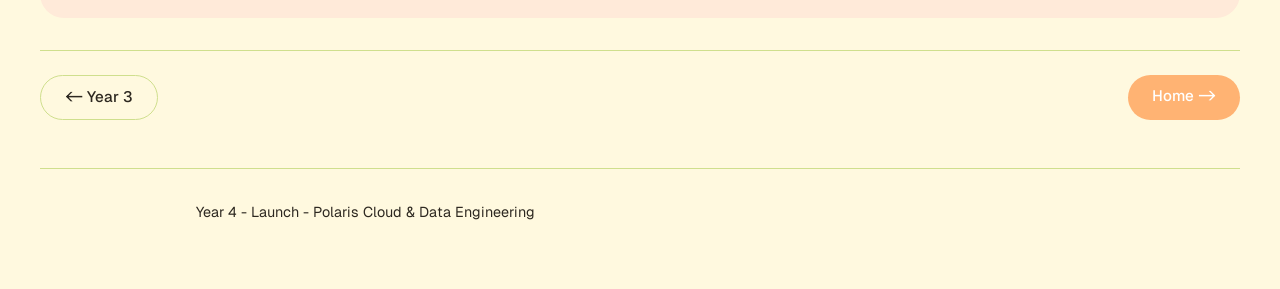
<file: year4.html>
<!DOCTYPE html>
<html lang="en" data-theme="light">
<head>
  <meta charset="UTF-8" />
  <meta name="viewport" content="width=device-width, initial-scale=1.0" />
  <title>Year 4 - Launch - Polaris Edge</title>
  <meta name="description" content="Year 4 launch roadmap for production ML, open source, and offers." />
  <meta property="og:title" content="Year 4 - Launch - Polaris Edge" />
  <meta property="og:description" content="Focus on production ML, open source, agentic serving, and converting work into offers." />
  <meta property="og:image" content="og-preview.png" />
  <meta name="theme-color" content="#0F1117" />
  <link rel="icon" href="favicon.svg" type="image/svg+xml" />
  <link rel="preconnect" href="https://fonts.googleapis.com" />
  <link rel="preconnect" href="https://fonts.gstatic.com" crossorigin />
  <link href="https://fonts.googleapis.com/css2?family=Geist:wght@400;500;600;700;800;900&display=swap" rel="stylesheet" />
  <link rel="stylesheet" href="style.css" />
</head>
<body>
  <div class="container">
    <nav class="nav" id="navbar">
      <a href="index.html" class="brand"></a>
      <div class="nav-links">
        <a href="index.html">Home</a>
        <a href="year1.html">Year 1</a>
        <a href="year2.html">Year 2</a>
        <a href="year3.html">Year 3</a>
        <a href="year4.html" class="active">Year 4</a>
      </div>

    </nav>

    <div id="progress-bar"></div>

    <section class="page-header">
      <span class="eyebrow">Year 4 - 2029-2030</span>
      <h1>Launch</h1>
      <p class="page-desc">Production MLOps, open-source, and converting your work into offers.</p>
    </section>

    <div class="commit-box">
      <span class="commit-label">Weekly Commitment</span>
      <span class="commit-value">10 hours self-study + Polaris industry embed</span>
    </div>

    <div style="margin-bottom: 2rem;">
      <h3>12-Month Execution Plan</h3>
      <div class="table-responsive">
        <table class="dsa-table">
          <thead>
            <tr>
              <th style="width: 15%;">Month</th>
              <th>Focus</th>
            </tr>
          </thead>
          <tbody>
            <tr><td>Month 1</td><td>Mixed and hard DSA practice. Audit the resume, portfolio and every project link.</td></tr>
            <tr><td>Month 2</td><td>Begin coding mock interviews. Practice SQL joins and window functions.</td></tr>
            <tr><td>Month 3</td><td>System design mock interviews. Prepare research paper discussions using <em>Taming the Titans</em> and <em>Mooncake</em>.</td></tr>
            <tr><td>Month 4</td><td>Behavioural interview preparation. Push the open-source contribution toward a merged PR.</td></tr>
            <tr><td>Month 5</td><td>Apply for internships and full-time roles at Anthropic Bangalore, OpenAI, Google DeepMind and NVIDIA. Begin LinkedIn networking.</td></tr>
            <tr><td>Month 6</td><td>Apply to VibeCon Student Track. Verify program details directly with Polaris before relying on them.</td></tr>
            <tr><td>Month 7</td><td>Apply to Polaris Tech Combinator (after confirming current program details). Prepare the agentic serving presentation.</td></tr>
            <tr><td>Month 8</td><td>Prepare for the NVIDIA Agentic AI certification.</td></tr>
            <tr><td>Month 9</td><td>Pass the NVIDIA Agentic AI certification. Continue interview loops.</td></tr>
            <tr><td>Month 10</td><td>Continue interviews. Negotiate offers where applicable.</td></tr>
            <tr><td>Month 11</td><td>Finalize the best offer (or YC interview if applicable). Complete remaining open-source work.</td></tr>
            <tr><td>Month 12</td><td>Final portfolio review. Graduate with a polished portfolio and at least one strong offer.</td></tr>
          </tbody>
        </table>
      </div>
    </div>

    <div class="grid-2">
      <div class="card">
        <h3>Interview Prep</h3>
        <ul>
          <li>20-25 mock interviews: coding + system design + behavioral + research paper</li>
          <li>ML coding warm-ups: 1 hr/week timed exercises</li>
          <li>Research paper discussion practice using Taming the Titans and Mooncake</li>
        </ul>
      </div>
      <div class="card">
        <h3>Applications & Networking</h3>
        <ul>
          <li><strong>Internships:</strong> Anthropic Bangalore, OpenAI, Google DeepMind, NVIDIA</li>
          <li><strong>Full-time:</strong> Anthropic Bangalore, OpenAI, Google DeepMind</li>
          <li>Connect with Anthropic India engineers on LinkedIn</li>
          <li>Target Anthropic Bangalore engineering roles directly and ask for a warm referral through the Year 3 internship network</li>
        </ul>
      </div>
      <div class="card">
        <h3>Agentic Serving Strategy</h3>
        <ul>
          <li>Reframe the Claude + MCP project as an agentic serving benchmark</li>
          <li>Measure request fan-out, retries, tool loops, and cache reuse</li>
          <li>Prepare a short talk on why agentic workloads change LLM serving</li>
          <li>Certification: <a href="https://www.nvidia.com/en-us/learn/certification/" target="_blank" rel="noopener noreferrer">NVIDIA Agentic AI (NCP-AAI)</a> — confirm the exact certification slug directly on NVIDIA's hub before treating this as final; the URL above links to the certification listing page, not a confirmed track page</li>
        </ul>
      </div>
      <div class="card">
        <h3>DSA Focus – Year 4</h3>
        <ul>
          <li>Mixed / Hard LeetCode problems: 15-20</li>
          <li>SQL (window functions, joins, query optimization): 10-15</li>
          <li>System design with DSA lens (key-value store, distributed cache)</li>
          <li>Speed benchmarks: Easy <12min, Medium <25min, Hard <45min</li>
        </ul>
      </div>
      <div class="card">
        <h3>Y Combinator Pipeline</h3>
        <ul>
          <li>Apply to <strong>VibeCon Student Track</strong> (April 2026) - direct interview with YC partners</li>
          <li>Apply to <strong>Polaris Tech Combinator</strong> - up to ₹1 Cr seed funding</li>
        </ul>
      </div>
      <div class="card">
        <h3>Deliverables</h3>
        <ul>
          <li>Tier-1 internship -> PPO conversion</li>
          <li>Open-source contributions accepted (vLLM, Triton, Kubernetes)</li>
          <li>Y Combinator interview (if you win VibeCon)</li>
          <li>Job search begins: entry-level total comp at infra-focused roles in Indian offices of AI labs currently runs roughly ₹50-80L (public compensation data, mid-2026). Recheck this range before the Year 4 job search actually starts.</li>
        </ul>
      </div>
    </div>

    <div class="success-metrics">
      <h3>Success Metrics</h3>
      <ul>
        <li>At least one strong internship or full-time offer is in hand</li>
        <li>Agentic serving demo has a clear benchmark and narrative</li>
        <li>Open source contributions are merged into at least one upstream project</li>
        <li>Interview prep includes paper discussions from the Year 3 reading list</li>
      </ul>
    </div>

    <section class="project-showcase">
      <h3>Open Source Contributions</h3>
      <div class="project-card">
        <div class="project-meta">
          <span class="tech-tag">vLLM</span>
          <span class="tech-tag">Triton</span>
          <span class="tech-tag">Kubernetes</span>
        </div>
        <p>Pull requests merged into vLLM (performance improvements), Triton (new kernel), and Kubernetes (CI/CD enhancements).</p>
        <span class="project-status">Not started</span>
      </div>
    </section>

    <div class="resources">
      <h3>Key Reading</h3>
      <h4>Agentic serving</h4>
      <ul>
        <li><a href="https://arxiv.org/abs/2603.16104" target="_blank" rel="noopener noreferrer">Efficient LLM Serving for Agentic Workflows: A Data Systems Perspective</a></li>
        <li><a href="https://arxiv.org/abs/2603.10342" target="_blank" rel="noopener noreferrer">AgentServe: Algorithm-System Co-Design for Efficient Agentic AI Serving on a Consumer-Grade GPU</a></li>
        <li><a href="https://arxiv.org/abs/2602.13692" target="_blank" rel="noopener noreferrer">ThunderAgent: A Simple, Fast and Program-Aware Agentic Inference System</a></li>
        <li><a href="https://arxiv.org/abs/2603.13605" target="_blank" rel="noopener noreferrer">Orla: A Library for Serving LLM-Based Multi-Agent Systems</a></li>
        <li><a href="https://arxiv.org/abs/2606.24937" target="_blank" rel="noopener noreferrer">The Hitchhiker's Guide to Agentic AI: From Foundations to Systems</a></li>
      </ul>
      <h4>2026 frontier papers</h4>
      <ul>
        <li><a href="https://arxiv.org/abs/2605.13734" target="_blank" rel="noopener noreferrer">KVServe: Service-Aware KV Cache Compression for Communication-Efficient Disaggregated LLM Serving</a></li>
        <li><a href="https://arxiv.org/abs/2602.21548" target="_blank" rel="noopener noreferrer">DualPath: Breaking the Storage Bandwidth Bottleneck in Agentic LLM Inference</a></li>
        <li><a href="https://arxiv.org/abs/2605.18071" target="_blank" rel="noopener noreferrer">KVDrive: A Holistic Multi-Tier KV Cache Management System for Long-Context LLM Inference</a></li>
        <li><a href="https://arxiv.org/abs/2605.17613" target="_blank" rel="noopener noreferrer">VeriCache: Turning Lossy KV Cache into Lossless LLM Inference</a></li>
        <li><a href="https://arxiv.org/abs/2606.19746" target="_blank" rel="noopener noreferrer">SAC: Disaggregated KV Cache System for Sparse Attention LLMs with CXL</a></li>
        <li><a href="https://arxiv.org/abs/2605.15051" target="_blank" rel="noopener noreferrer">An Interpretable Latency Model for Speculative Decoding in LLM Serving</a></li>
      </ul>
    </div>

    <div class="alignment-note">
      <span class="note-label">Anthropic Relevance</span>
      <p>Anthropic explicitly hires for roles requiring production ML and distributed systems. Your open-source contributions and demonstrated ability to operate at scale are the strongest signals you can send.</p>
    </div>

    <div class="nav-buttons">
      <a href="year3.html" class="btn secondary"><- Year 3</a>
      <a href="index.html" class="btn primary">Home -></a>
    </div>

    <footer class="footer">
      <p>Year 4 - Launch - Polaris Cloud & Data Engineering</p>
    </footer>
  </div>
  <script src="script.js"></script>
</body>
</html>
</file>
<file: style.css>
/* style.css - Stitch Design Taste - Polaris Edge */

:root {
  --bg: #FFF9DF;
  --bg-secondary: #F4F9E4;
  --text: #2D2820;
  --text-secondary: #2D2820;
  --text-muted: #2D2820;
  --border: #CFDF8D;
  --shadow: 0 20px 40px -15px rgba(0, 0, 0, 0.05);
  --accent: #FFB373;
  --accent-hover: #CFDF8D;
  --card-bg: #F4F9E4;
  --card-border: #CFDF8D;
  --code-bg: #FFEAD9;
  --timeline-line: #CFDF8D;
  --skill-track: #FFF9DF;
  --skill-fill: #FFB373;
}

* {
  margin: 0;
  padding: 0;
  box-sizing: border-box;
}

html {
  scroll-behavior: smooth;
}

body {
  background: var(--bg);
  color: var(--text);
  font-family: 'Geist', -apple-system, BlinkMacSystemFont, 'Segoe UI', Roboto, sans-serif;
  line-height: 1.6;
  padding: 2rem 1.5rem 4rem;
  -webkit-font-smoothing: antialiased;
  transition: background 0.3s, color 0.3s;
}

.container {
  max-width: 1200px;
  margin: 0 auto;
}

a { text-decoration: none; color: inherit; }

h1, h2, h3, h4 {
  font-weight: 700;
  letter-spacing: -0.025em;
  line-height: 1.1;
}

h1 { font-size: clamp(2.5rem, 6vw, 4.5rem); }
h2 { font-size: clamp(2rem, 4vw, 3rem); margin-bottom: 0.5rem; }
h3 { font-size: 1.25rem; margin-bottom: 0.75rem; }

p {
  color: var(--text-secondary);
  max-width: 65ch;
  line-height: 1.65;
}

.accent { color: var(--accent); }

.eyebrow {
  display: inline-block;
  font-size: 0.75rem;
  font-weight: 500;
  letter-spacing: 0.05em;
  text-transform: uppercase;
  color: var(--text-muted);
  margin-bottom: 0.5rem;
  border: 1px solid var(--border);
  padding: 0.2rem 0.8rem;
  border-radius: 100px;
}

/* Progress Bar */
#progress-bar {
  position: fixed;
  top: 0;
  left: 0;
  width: 0%;
  height: 3px;
  background: var(--accent);
  z-index: 1000;
  transition: width 0.1s;
}

/* Navigation */
.nav {
  display: flex;
  flex-wrap: wrap;
  gap: 0.5rem 1.5rem;
  align-items: center;
  padding: 1rem 0 2rem;
  border-bottom: 1px solid var(--border);
  margin-bottom: 2.5rem;
  position: sticky;
  top: 0;
  background: var(--bg);
  z-index: 100;
  backdrop-filter: blur(12px);
  transition: background 0.3s;
}

.nav .brand {
  font-weight: 700;
  font-size: 1.2rem;
  color: var(--text);
  margin-right: auto;
  letter-spacing: -0.02em;
}

.nav a.brand {
  border-bottom: none;
  padding: 0;
}

.nav a.brand:hover {
  color: var(--text);
}

.nav-links {
  display: flex;
  gap: 1.5rem;
  flex-wrap: wrap;
}

.nav a {
  color: var(--text-secondary);
  font-weight: 500;
  font-size: 0.95rem;
  padding: 0.3rem 0.2rem;
  border-bottom: 2px solid transparent;
  transition: color 0.2s, border-color 0.2s;
}

.nav a:hover { color: var(--text); }
.nav a.active {
  color: var(--text);
  border-bottom-color: var(--accent);
}

/* Buttons */
.btn {
  display: inline-block;
  padding: 0.6rem 1.5rem;
  border-radius: 100px;
  font-weight: 500;
  font-size: 0.95rem;
  transition: all 0.2s ease;
  cursor: pointer;
  border: none;
  background: transparent;
}

.btn.primary {
  background: var(--accent);
  color: #FFFFFF;
}
.btn.primary:hover { background: var(--accent-hover); transform: translateY(-1px); }

.btn.secondary {
  border: 1px solid var(--border);
  color: var(--text);
}
.btn.secondary:hover { background: var(--border); }

.btn.small {
  padding: 0.3rem 1rem;
  font-size: 0.8rem;
}

.btn:active { transform: scale(0.98); }

/* Hero */
.hero {
  display: flex;
  flex-wrap: wrap;
  gap: 3rem;
  padding: 3rem 0 4rem;
  align-items: center;
  justify-content: space-between;
  border-bottom: 1px solid var(--border);
  margin-bottom: 4rem;
}

.hero-left { flex: 1 1 50%; }
.hero-left h1 {
  font-size: clamp(2.8rem, 6vw, 4.8rem);
  margin: 0.5rem 0 1rem;
  line-height: 1.05;
}
.hero-sub {
  font-size: 1.1rem;
  color: var(--text-secondary);
  margin-bottom: 1.5rem;
}
.hero-cta { display: flex; flex-wrap: wrap; gap: 1rem; }

.hero-right {
  flex: 1 1 40%;
  display: flex;
  justify-content: center;
}

.arch-diagram {
  max-width: 100%;
  height: auto;
  background: var(--card-bg);
  border-radius: 2rem;
  padding: 1rem;
  border: 1px solid var(--border);
  box-shadow: var(--shadow);
}

.company-logos {
  display: flex;
  flex-wrap: wrap;
  align-items: center;
  gap: 1rem 1.5rem;
  margin-top: 2rem;
}

.company-logos span {
  font-size: 0.8rem;
  color: var(--text-muted);
  font-weight: 500;
}

.company-logos img {
  height: 24px;
  width: auto;
  filter: brightness(0.8);
  transition: filter 0.2s;
}

.company-logos img:hover { filter: brightness(1); }

[data-theme="dark"] .company-logos img {
  filter: brightness(0) invert(1) opacity(0.7);
}
[data-theme="dark"] .company-logos img:hover {
  filter: brightness(0) invert(1);
}

/* What Is This */
.what-is-this {
  margin: 4rem 0;
}

.what-grid {
  display: grid;
  grid-template-columns: repeat(2, 1fr);
  gap: 1.5rem;
  margin-top: 1.5rem;
}

.what-card {
  background: var(--card-bg);
  padding: 1.75rem;
  border-radius: 2rem;
  border: 1px solid var(--card-border);
  box-shadow: var(--shadow);
}

.what-card h3 {
  font-size: 1.1rem;
  margin-bottom: 0.5rem;
}

.what-card p {
  font-size: 0.95rem;
  color: var(--text-secondary);
}

/* How To Use */
.how-to-use {
  background: var(--card-bg);
  padding: 1.75rem 2rem;
  border-radius: 2rem;
  border: 1px solid var(--card-border);
  box-shadow: var(--shadow);
  margin-bottom: 4rem;
}

.how-to-use-grid {
  display: grid;
  grid-template-columns: repeat(3, minmax(0, 1fr));
  gap: 1rem;
  margin-top: 1rem;
}

.use-step {
  background: var(--bg);
  padding: 1.25rem;
  border-radius: 1.25rem;
  border: 1px solid var(--border);
}

.use-step span {
  display: inline-block;
  font-size: 0.75rem;
  font-weight: 700;
  color: var(--accent);
  letter-spacing: 0.08em;
  margin-bottom: 0.65rem;
}

.use-step h3 {
  font-size: 1.05rem;
  margin-bottom: 0.4rem;
}

.use-step p {
  margin: 0;
  font-size: 0.95rem;
}

/* For Whom */
.for-whom {
  margin: 4rem 0;
}

.roles-grid {
  display: grid;
  grid-template-columns: repeat(3, 1fr);
  gap: 1.5rem;
  margin-top: 1.5rem;
}

.role-card {
  background: var(--card-bg);
  padding: 1.5rem;
  border-radius: 1.5rem;
  border: 1px solid var(--card-border);
  box-shadow: var(--shadow);
}

.role-card h3 {
  font-size: 1rem;
  margin-bottom: 0.5rem;
}

.role-card p {
  font-size: 0.9rem;
  color: var(--text-secondary);
}

/* Who Should NOT Use */
.who-should-not {
  margin: 4rem 0;
}

.not-grid {
  display: grid;
  grid-template-columns: repeat(2, 1fr);
  gap: 1.5rem;
  margin-top: 1.5rem;
}

.not-card {
  background: var(--card-bg);
  padding: 1.5rem;
  border-radius: 1.5rem;
  border: 1px solid var(--card-border);
  box-shadow: var(--shadow);
}

.not-card h3 {
  font-size: 1rem;
  margin-bottom: 0.5rem;
}

.not-card p {
  font-size: 0.9rem;
  color: var(--text-secondary);
}

/* Moats Section */
.moats {
  margin: 4rem 0;
}

.moats-grid {
  display: grid;
  grid-template-columns: repeat(3, 1fr);
  gap: 1.5rem;
  margin-top: 1.5rem;
}

.moat-card {
  background: var(--card-bg);
  padding: 1.75rem;
  border-radius: 2rem;
  border: 1px solid var(--card-border);
  box-shadow: var(--shadow);
  transition: transform 0.2s;
}

.moat-card:hover {
  transform: translateY(-2px);
}

.moat-number {
  font-size: 2rem;
  font-weight: 800;
  color: var(--accent);
  display: block;
  margin-bottom: 0.25rem;
}

.moat-card h3 {
  font-size: 1.15rem;
  margin-bottom: 0.4rem;
}

.moat-card p {
  font-size: 0.95rem;
  color: var(--text-secondary);
}

/* Progression */
.progression {
  margin: 4rem 0;
}

.progression-grid {
  display: grid;
  grid-template-columns: repeat(4, 1fr);
  gap: 1.5rem;
  margin-top: 1.5rem;
}

.progression-card {
  background: var(--card-bg);
  padding: 1.5rem;
  border-radius: 1.5rem;
  border: 1px solid var(--card-border);
  box-shadow: var(--shadow);
  transition: transform 0.2s, border-color 0.2s;
  display: flex;
  flex-direction: column;
}

.progression-card:hover {
  transform: translateY(-3px);
  border-color: var(--accent);
}

.prog-year {
  display: inline-block;
  font-size: 0.7rem;
  font-weight: 600;
  letter-spacing: 0.08em;
  text-transform: uppercase;
  color: var(--accent);
  margin-bottom: 0.5rem;
}

.progression-card h3 {
  font-size: 1.1rem;
  margin-bottom: 0.4rem;
}

.progression-card p {
  font-size: 0.9rem;
  color: var(--text-secondary);
  margin-bottom: 1rem;
  flex-grow: 1;
}

.link-arrow {
  color: var(--accent);
  font-weight: 600;
  font-size: 0.9rem;
  transition: gap 0.2s;
  display: inline-flex;
  align-items: center;
  gap: 0.3rem;
}

.link-arrow:hover {
  gap: 0.5rem;
}

/* Bento */
.bento {
  display: grid;
  grid-template-columns: repeat(2, minmax(0, 1fr));
  gap: 1.5rem;
  margin-bottom: 4rem;
}

.bento-item {
  background: var(--card-bg);
  padding: 1.75rem;
  border-radius: 2rem;
  border: 1px solid var(--card-border);
  box-shadow: var(--shadow);
  transition: transform 0.2s;
  min-height: 12rem;
}

.bento-item:hover { transform: translateY(-2px); }

.bento-item.large {
  grid-column: 1 / -1;
  min-height: auto;
}

.comparison {
  display: grid;
  grid-template-columns: repeat(2, minmax(0, 1fr));
  gap: 1.5rem;
  margin-top: 1rem;
  align-items: stretch;
}

.tier {
  padding: 1rem;
  border-radius: 1rem;
  background: var(--bg);
  border: 1px solid var(--card-border);
  min-height: 100%;
}

.tier.elite {
}

.tier-label {
  display: block;
  font-size: 0.7rem;
  font-weight: 600;
  letter-spacing: 0.08em;
  text-transform: uppercase;
  color: var(--text-muted);
  margin-bottom: 0.4rem;
}

.tier h3 { font-size: 1rem; font-weight: 400; margin-bottom: 0.5rem; }
.tier.elite h3 { font-weight: 700; }
.tier ul { list-style: none; padding: 0; }
.tier li { padding: 0.2rem 0; font-size: 0.9rem; color: var(--text-secondary); }

.market-note {
  font-size: 0.9rem;
  color: var(--text-secondary);
  margin-top: 1.25rem;
  font-style: italic;
}

/* DSA Summary Table */
.dsa-summary {
  margin: 4rem 0;
}

.section-header {
  margin-bottom: 2rem;
}

.section-desc {
  font-size: 1.05rem;
  color: var(--text-secondary);
}

.table-responsive {
  overflow-x: auto;
  background: var(--card-bg);
  border-radius: 2rem;
  border: 1px solid var(--card-border);
  box-shadow: var(--shadow);
  padding: 0.5rem 0;
}

.dsa-table {
  width: 100%;
  border-collapse: collapse;
  font-size: 0.9rem;
  min-width: 600px;
}

.dsa-table thead {
  background: var(--code-bg);
}

.dsa-table th {
  padding: 0.75rem 1rem;
  text-align: left;
  font-weight: 600;
  color: var(--text);
  border-bottom: 2px solid var(--border);
}

.dsa-table td {
  padding: 0.6rem 1rem;
  border-bottom: 1px solid var(--border);
  color: var(--text-secondary);
}

.dsa-table tbody tr:last-child td {
  border-bottom: none;
}

.dsa-table tfoot td {
  font-weight: 600;
  background: var(--code-bg);
  color: var(--text);
  border-top: 2px solid var(--border);
}

.striped {
  width: 100%;
  border-collapse: collapse;
}

.striped thead {
  background: var(--code-bg);
}

.striped th {
  padding: 0.75rem 1rem;
  text-align: left;
  font-weight: 600;
  color: var(--text);
  border-bottom: 2px solid var(--border);
}

.striped td {
  padding: 0.75rem 1rem;
  border-bottom: 1px solid var(--border);
  color: var(--text-secondary);
}

.striped tbody tr:last-child td {
  border-bottom: none;
}

/* Stats Bar */
.stats-bar {
  display: grid;
  grid-template-columns: repeat(4, 1fr);
  gap: 1.5rem;
  margin: 3rem 0;
  padding: 2rem;
  background: var(--card-bg);
  border-radius: 2rem;
  border: 1px solid var(--card-border);
  box-shadow: var(--shadow);
}

.stat-item {
  text-align: center;
}

.stat-number {
  display: block;
  font-size: 2.5rem;
  font-weight: 800;
  letter-spacing: -0.03em;
  color: var(--text);
}

.stat-label {
  font-size: 0.85rem;
  color: var(--text-muted);
  font-weight: 500;
}

/* Skill Bars */
.skill-section { margin: 2rem 0; }
.skill-bar {
  display: flex;
  align-items: center;
  gap: 1rem;
  margin-bottom: 0.8rem;
}
.skill-bar span:first-child {
  width: 100px;
  font-weight: 500;
  color: var(--text);
}
.bar-track {
  flex: 1;
  height: 8px;
  background: var(--skill-track);
  border-radius: 4px;
  overflow: hidden;
}
.bar-fill {
  height: 100%;
  background: var(--skill-fill);
  border-radius: 4px;
  transition: width 0.6s ease;
}

/* Cards */
.grid-2 {
  display: grid;
  grid-template-columns: 1fr 1fr;
  gap: 1.5rem;
  margin: 2rem 0;
}

.card-list {
  margin: 4rem 0;
}

.card {
  background: var(--card-bg);
  padding: 1.75rem;
  border-radius: 2rem;
  border: 1px solid var(--card-border);
  box-shadow: var(--shadow);
  margin-top: 1.5rem;
}

.card ul {
  list-style: none;
  padding: 0;
}
.card li {
  padding: 0.35rem 0 0.35rem 1.2rem;
  position: relative;
  font-size: 0.95rem;
  color: var(--text);
  border-bottom: 1px solid var(--border);
}
.card li:last-child { border-bottom: none; }
.card li::before {
  content: "▹";
  position: absolute;
  left: 0;
  color: var(--accent);
}

.muted {
  font-size: 0.9rem;
  color: var(--text-muted);
  margin-top: 1rem;
  font-style: italic;
}

/* Project Showcase */
.project-showcase { margin: 2rem 0; }
.project-card {
  background: var(--card-bg);
  padding: 1.5rem;
  border-radius: 1.5rem;
  border: 1px solid var(--card-border);
  box-shadow: var(--shadow);
  margin-top: 0.5rem;
}

.project-meta {
  display: flex;
  flex-wrap: wrap;
  gap: 0.5rem;
  margin-bottom: 0.75rem;
}

.tech-tag {
  background: var(--code-bg);
  color: var(--text-secondary);
  font-size: 0.7rem;
  font-weight: 500;
  padding: 0.2rem 0.6rem;
  border-radius: 100px;
  letter-spacing: 0.02em;
}

.project-card p { font-size: 0.95rem; margin-bottom: 0.75rem; }

.project-status {
  display: inline-block;
  margin-bottom: 0.6rem;
  padding: 0.2rem 0.55rem;
  border-radius: 999px;
  border: 1px solid var(--border);
  color: var(--text-muted);
  font-size: 0.72rem;
  font-weight: 700;
  letter-spacing: 0.04em;
  text-transform: uppercase;
}

/* Commit Box */
.commit-box {
  background: var(--card-bg);
  padding: 0.75rem 1.5rem;
  border-radius: 100px;
  border: 1px solid var(--border);
  display: inline-flex;
  align-items: center;
  gap: 1rem;
  margin-bottom: 2rem;
}
.commit-label {
  font-weight: 600;
  font-size: 0.8rem;
  color: var(--text-muted);
  text-transform: uppercase;
  letter-spacing: 0.05em;
}
.commit-value {
  font-weight: 600;
  color: var(--text);
}

/* Success Metrics */
.success-metrics {
  background: var(--card-bg);
  padding: 1.75rem 2rem;
  border-radius: 2rem;
  border: 1px solid var(--card-border);
  box-shadow: var(--shadow);
  margin: 2rem 0;
}

.success-metrics ul {
  list-style: none;
  padding: 0;
  display: grid;
  gap: 0.65rem;
}

.success-metrics li {
  padding-left: 1.2rem;
  position: relative;
  color: var(--text-secondary);
}

.success-metrics li::before {
  content: "▹";
  position: absolute;
  left: 0;
  color: var(--accent);
}

/* Resources */
.resources {
  background: var(--card-bg);
  padding: 1.75rem 2rem;
  border-radius: 2rem;
  border: 1px solid var(--card-border);
  margin: 2rem 0;
}
.resources h4 {
  font-size: 0.9rem;
  font-weight: 600;
  margin: 1rem 0 0.5rem;
  color: var(--text-secondary);
}
.resources ul {
  list-style: none;
  padding: 0;
  display: flex;
  flex-wrap: wrap;
  gap: 0.5rem 1.5rem;
}
.resources li a {
  color: var(--accent);
  font-weight: 500;
  border-bottom: 1px solid transparent;
  transition: border-color 0.2s;
}
.resources li a:hover { border-bottom-color: var(--accent); }

/* Alignment Note */
.alignment-note {
  background: var(--code-bg);
  padding: 1.25rem 1.75rem;
  border-radius: 1.5rem;
  border-left: none;
  margin: 2rem 0;
}
.note-label {
  font-weight: 700;
  font-size: 0.8rem;
  text-transform: uppercase;
  letter-spacing: 0.05em;
  color: var(--accent);
  display: block;
  margin-bottom: 0.25rem;
}
.alignment-note p {
  color: var(--text);
  max-width: 100%;
  margin: 0;
}

/* Why This Works */
.why-this-works {
  margin: 4rem 0;
}

.philosophy-grid {
  display: grid;
  grid-template-columns: repeat(3, 1fr);
  gap: 1.5rem;
  margin-top: 1.5rem;
}

.philosophy-card {
  background: var(--card-bg);
  padding: 1.5rem;
  border-radius: 1.5rem;
  border: 1px solid var(--card-border);
  box-shadow: var(--shadow);
}

.philosophy-card h3 {
  font-size: 1rem;
  margin-bottom: 0.5rem;
}

.philosophy-card p {
  font-size: 0.9rem;
  color: var(--text-secondary);
}

/* CTA Footer */
.cta-footer {
  background: var(--card-bg);
  padding: 2.5rem 2.5rem;
  border-radius: 2rem;
  border: 1px solid var(--card-border);
  box-shadow: var(--shadow);
  text-align: center;
  margin: 4rem 0 0;
}

.cta-content h2 {
  margin-bottom: 1rem;
}

.cta-content p {
  margin: 0 auto 1.5rem;
  font-size: 1rem;
}

.cta-buttons {
  display: flex;
  flex-wrap: wrap;
  gap: 1rem;
  justify-content: center;
  align-items: center;
}

/* Nav buttons */
.nav-buttons {
  display: flex;
  flex-wrap: wrap;
  gap: 1rem;
  justify-content: space-between;
  margin: 2rem 0 3rem;
  padding-top: 1.5rem;
  border-top: 1px solid var(--border);
}

/* Footer */
.footer {
  margin-top: 3rem;
  padding-top: 2rem;
  border-top: 1px solid var(--border);
  text-align: center;
  font-size: 0.9rem;
  color: var(--text-muted);
}
.footer-meta {
  font-size: 0.8rem;
  color: var(--text-muted);
  margin-top: 0.25rem;
}

/* Page Header */
.page-header {
  margin-bottom: 2.5rem;
}

.page-header h1 {
  margin-bottom: 0.25rem;
}

.page-desc {
  font-size: 1.1rem;
  color: var(--text-secondary);
  max-width: 65ch;
}

/* Responsive */
@media (max-width: 1024px) {
  .roles-grid {
    grid-template-columns: repeat(2, 1fr);
  }
  .philosophy-grid {
    grid-template-columns: repeat(2, 1fr);
  }
  .progression-grid {
    grid-template-columns: repeat(2, 1fr);
  }
}

@media (max-width: 768px) {
  .hero { flex-direction: column; gap: 2rem; }
  .how-to-use-grid { grid-template-columns: 1fr; }
  .moats-grid { grid-template-columns: 1fr 1fr; }
  .roles-grid { grid-template-columns: 1fr; }
  .not-grid { grid-template-columns: 1fr; }
  .progression-grid { grid-template-columns: 1fr; }
  .what-grid { grid-template-columns: 1fr; }
  .philosophy-grid { grid-template-columns: 1fr; }
  .bento { grid-template-columns: 1fr; }
  .bento-item.large { grid-column: span 1; }
  .comparison { grid-template-columns: 1fr; }
  .grid-2 { grid-template-columns: 1fr; }
  .stats-bar { grid-template-columns: 1fr 1fr; }
  .nav { flex-direction: row; flex-wrap: wrap; justify-content: center; align-items: center; gap: 1rem; }
  .nav .brand { display: none; }
  .nav-links { justify-content: center; gap: 0.6rem; }
  /* Increased tap targets for mobile nav and buttons */
  .nav a { font-size: 0.85rem; padding: 0.6rem 0.5rem; }
  .btn.small { padding: 0.6rem 0.8rem; }
  .nav-buttons .btn { padding: 0.6rem 0.5rem; }

  /* Skill bars stack on mobile */
  .skill-bar { width: 100%; flex-direction: column; align-items: flex-start; gap: 0.4rem; }
  .skill-bar span:first-child { display: block; min-height: 2.4rem; line-height: 1.2; width: auto; margin-bottom: 0.35rem; }
  .bar-track { width: 100%; display: block; }

  /* Make hero-right and SVG expand in column layout */
  .hero-right { width: 100%; flex: 1 1 100%; }
  .arch-diagram { width: 100%; max-width: 100%; }

  /* DSA tables become stacked cards on narrow screens */
  .dsa-table { font-size: 0.8rem; min-width: 0; }
  .dsa-table thead { display: none; }
  .dsa-table tr { display: block; border-bottom: 1px solid var(--border); padding: 0.6rem; }
  .dsa-table td { display: block; border-bottom: none; padding: 0.4rem 0; }
  /* Each td should have a data-label="Header name" attribute added in the markup; the label is shown above the value */
  .dsa-table td::before { content: attr(data-label); display: block; font-weight: 600; color: var(--text-muted); margin-bottom: 0.25rem; font-size: 0.85rem; }

  .striped { font-size: 0.8rem; }
  .striped thead { display: none; }
  .striped tr { display: block; border-bottom: 1px solid var(--border); padding: 0.6rem; }
  .striped td { display: block; border-bottom: none; padding: 0.4rem 0; }
  .striped td::before { content: attr(data-label); display: block; font-weight: 600; color: var(--text-muted); margin-bottom: 0.25rem; font-size: 0.85rem; }

  .commit-box { border-radius: 1.5rem; flex-wrap: wrap; padding: 1rem; }

  /* New: scale down page header and reduce spacing for mobile */
  .page-header h1 { font-size: clamp(1.8rem, 8vw, 2.4rem); }
  .page-desc { font-size: 1rem; }

  .how-to-use, .success-metrics, .resources, .alignment-note { padding: 1.25rem 1.5rem; }
  .moats, .bento, .dsa-summary, .for-whom, .who-should-not, .progression, .why-this-works, .cta-footer { margin: 2.5rem 0; }
  .stats-bar { margin: 2rem 0; padding: 1.25rem; }
  .card, .bento-item, .moat-card, .role-card, .not-card, .what-card, .philosophy-card { padding: 1.25rem; }

  /* Tighten hero */
  .hero-sub { font-size: 1rem; }
  .hero { padding: 2rem 0 2.5rem; margin-bottom: 2.5rem; }

  /* CTA footer */
  .cta-footer { padding: 1.5rem; }
  .cta-buttons { flex-direction: column; }
  .cta-buttons .btn { width: 100%; }
}

@media (max-width: 480px) {
  .moats-grid { grid-template-columns: 1fr; }
  .roles-grid { grid-template-columns: 1fr; }
  .philosophy-grid { grid-template-columns: 1fr; }
  .progression-grid { grid-template-columns: 1fr; }
  .stats-bar { grid-template-columns: repeat(2, 1fr); }
  .hero-left h1 { font-size: clamp(2rem, 8vw, 2.8rem); }

  /* Slightly tighter nav gap on very narrow phones; allow horizontal scrolling if needed */
  .nav-links { gap: 0.4rem; flex-wrap: nowrap; overflow-x: auto; white-space: nowrap; -webkit-overflow-scrolling: touch; }
  .nav-links a { display: inline-block; }
}

@media (max-width: 400px) {
  .commit-box {
    padding: 0.6rem 1rem;
    border-radius: 1rem;
    gap: 0.5rem;
  }
  .commit-label { font-size: 0.7rem; }
  .commit-value { font-size: 0.85rem; }
}
</file>
